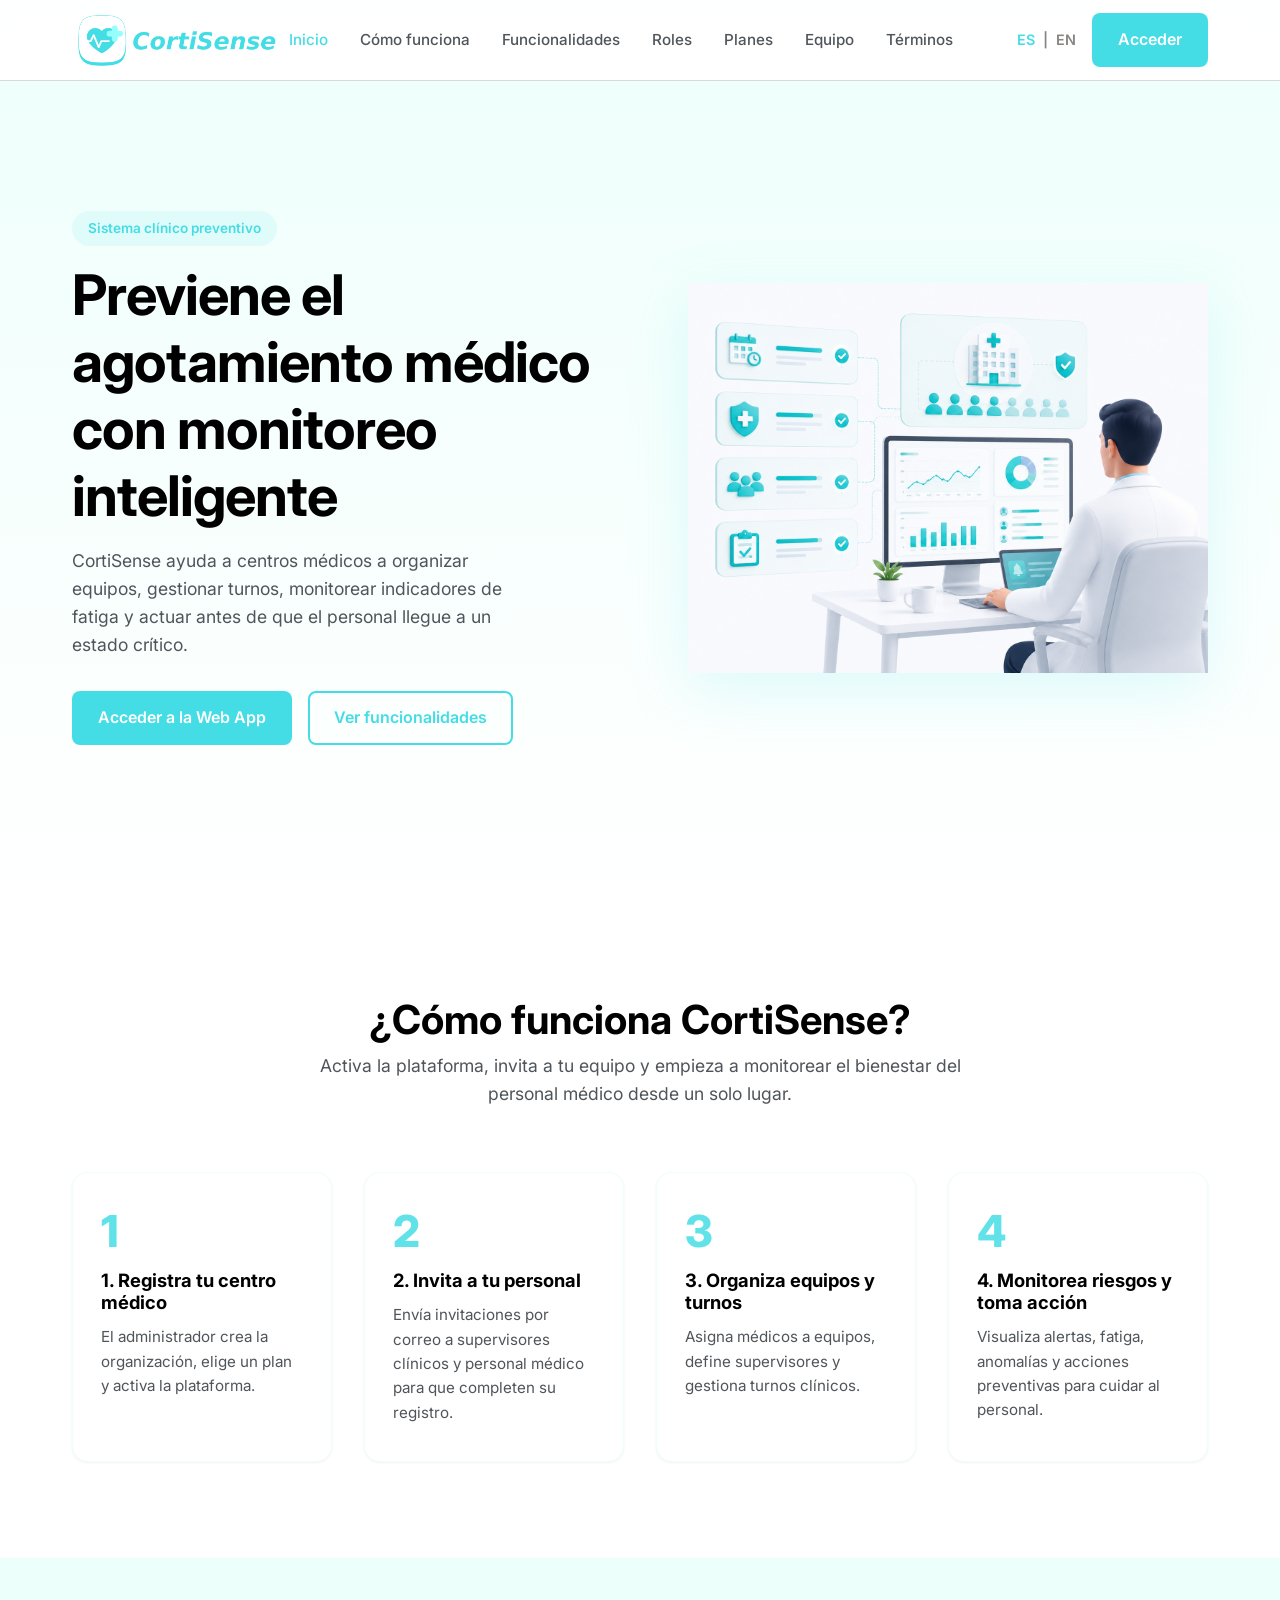
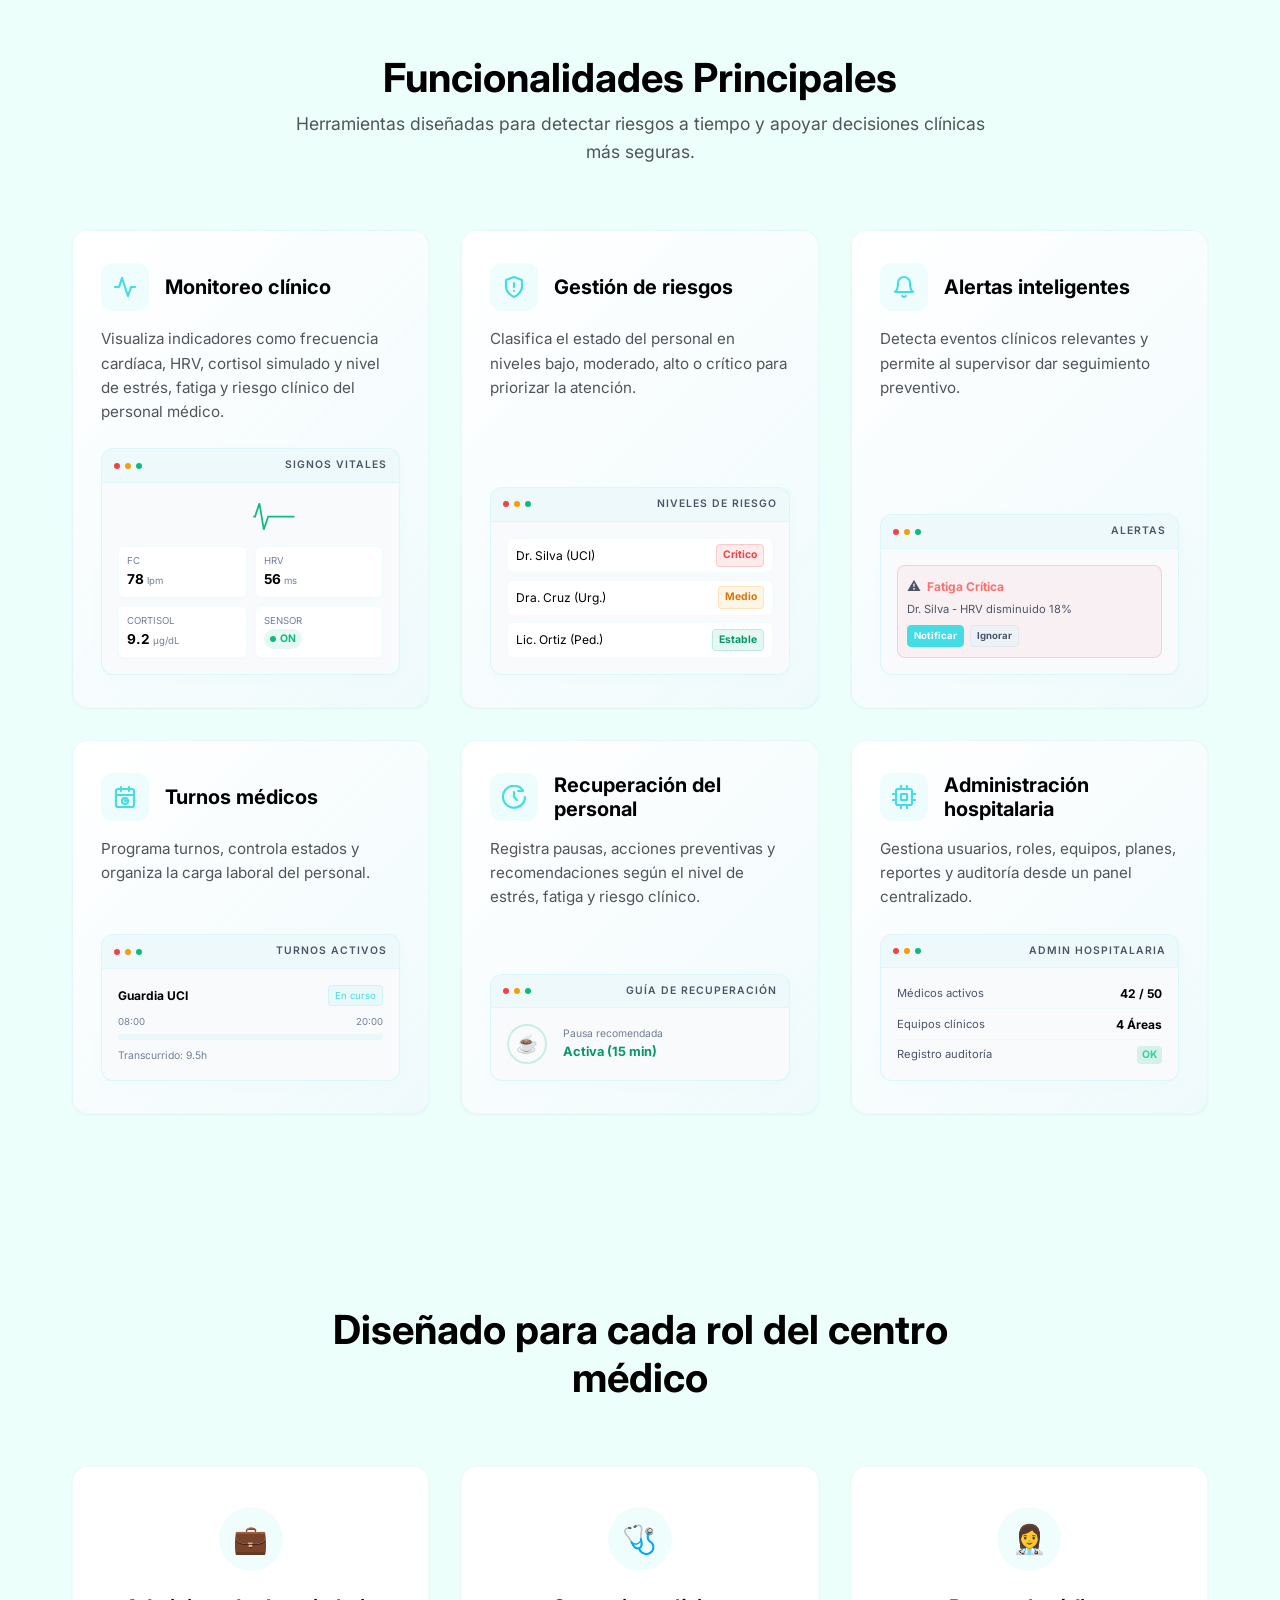
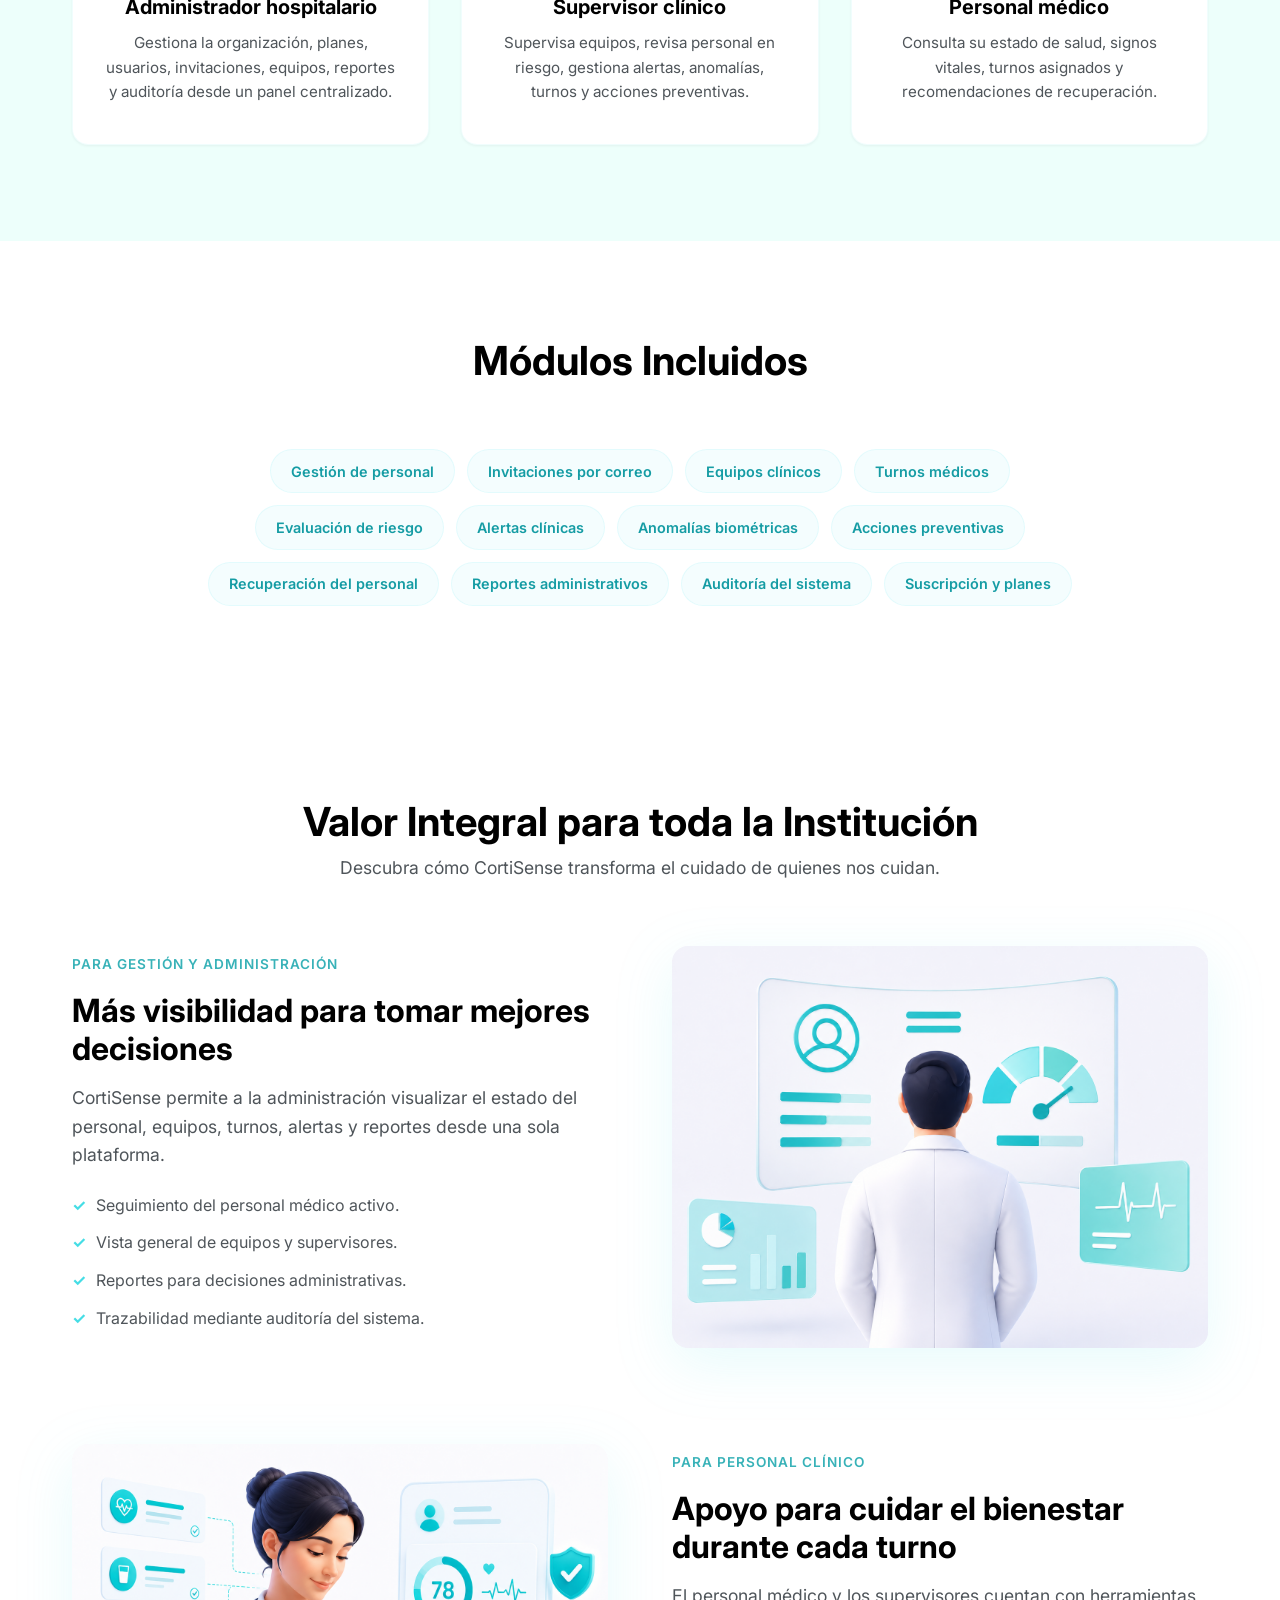
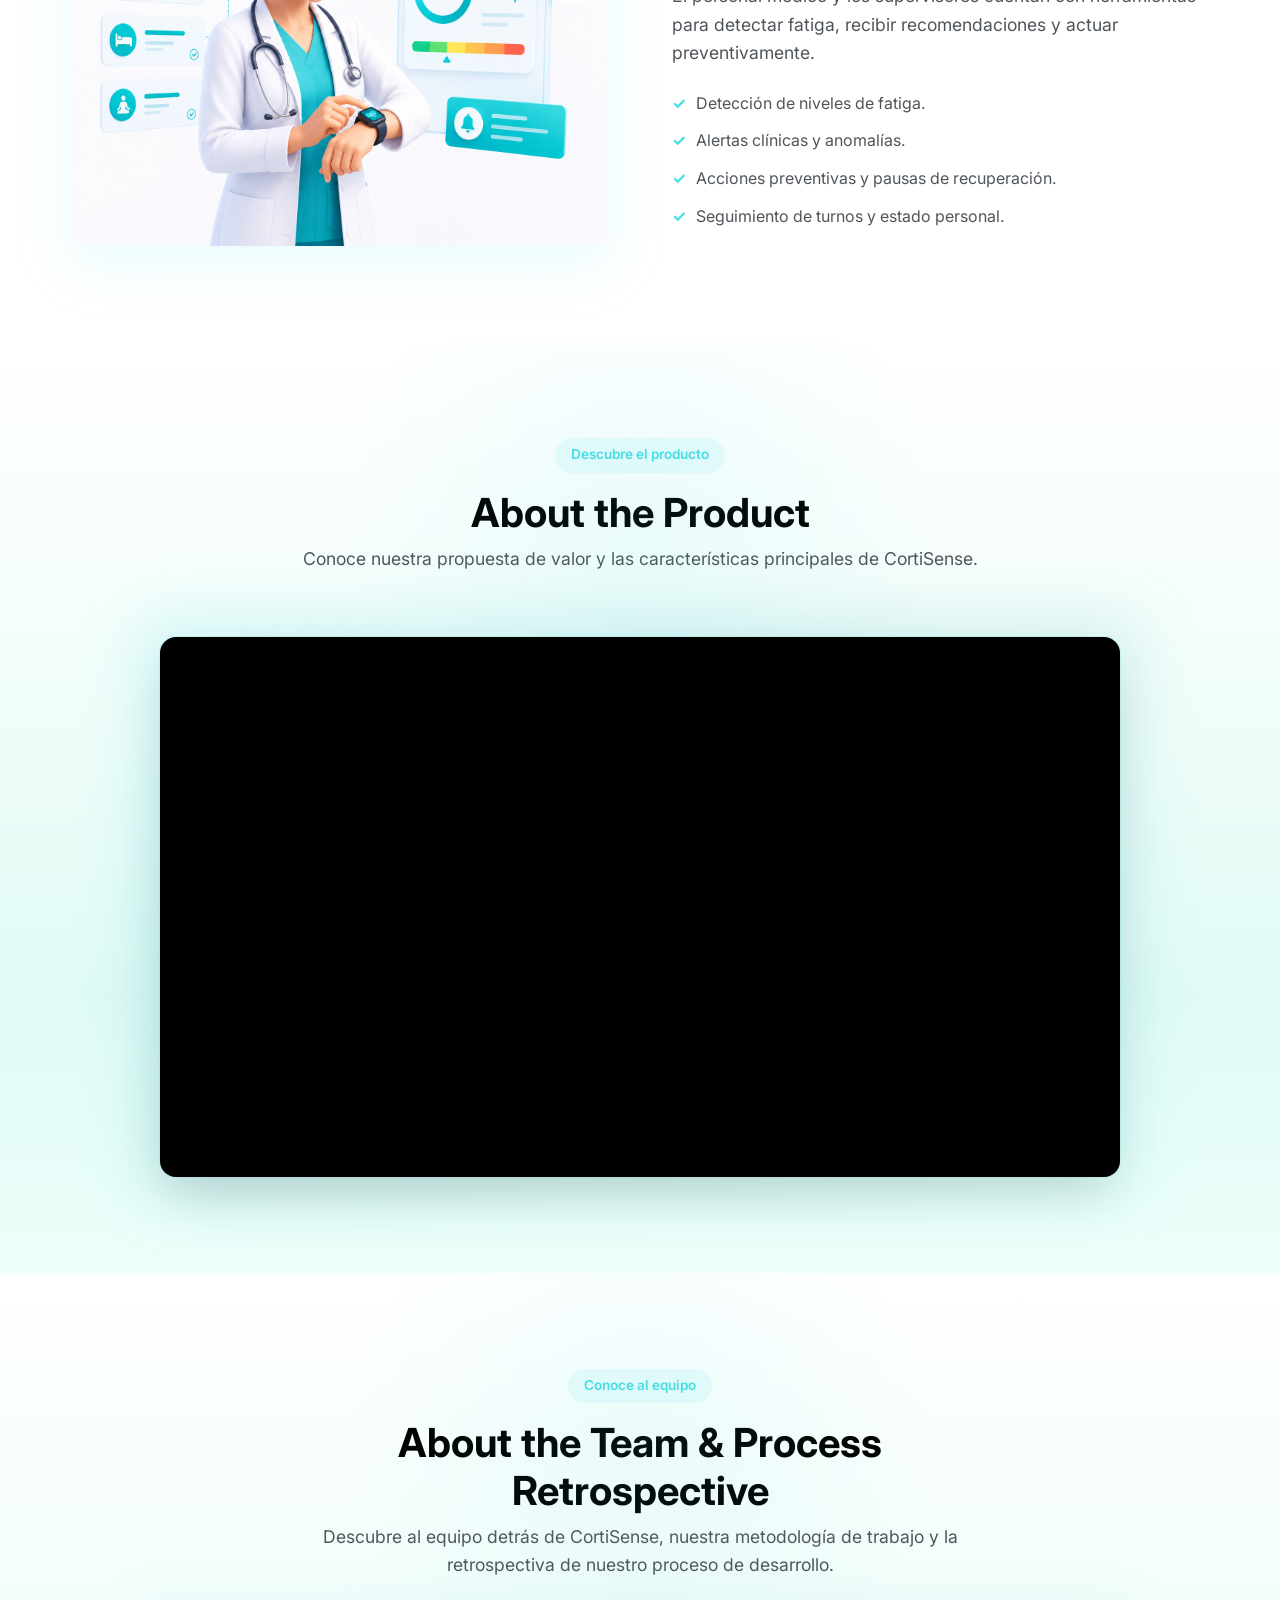
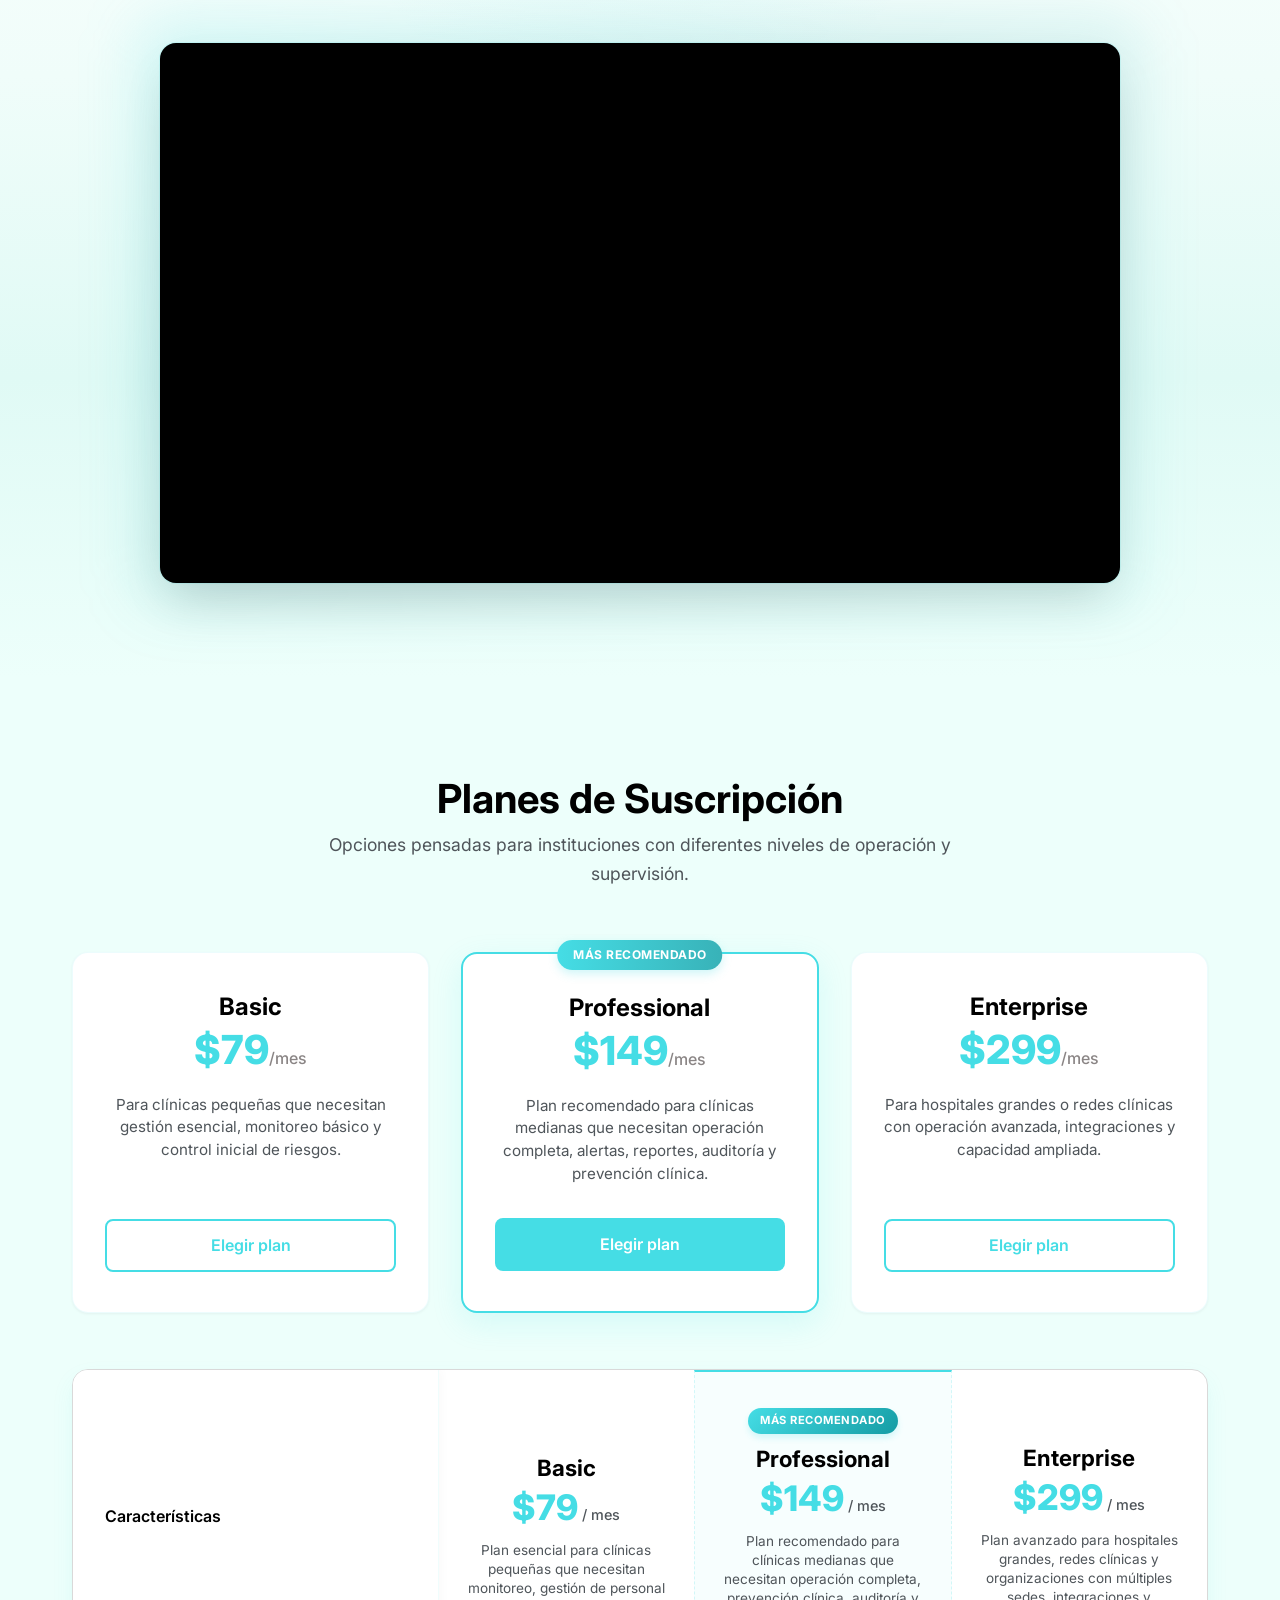
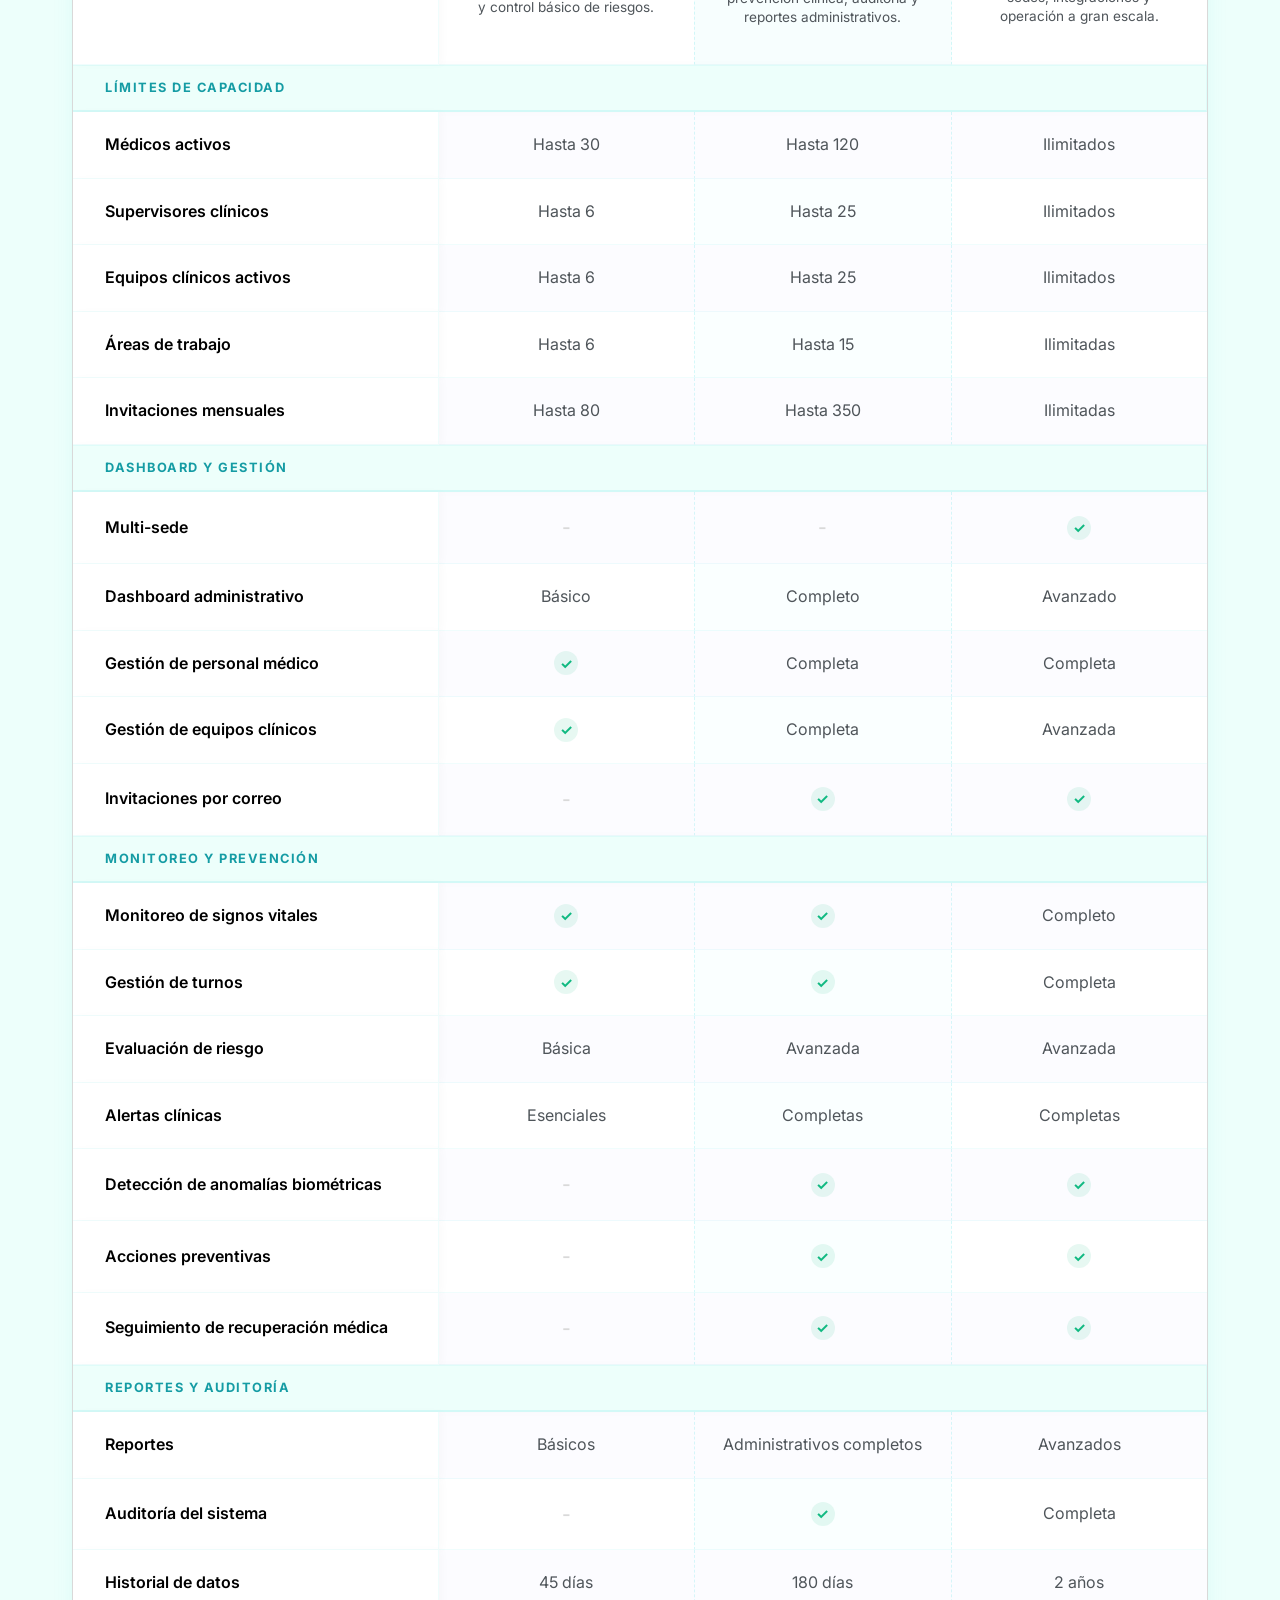
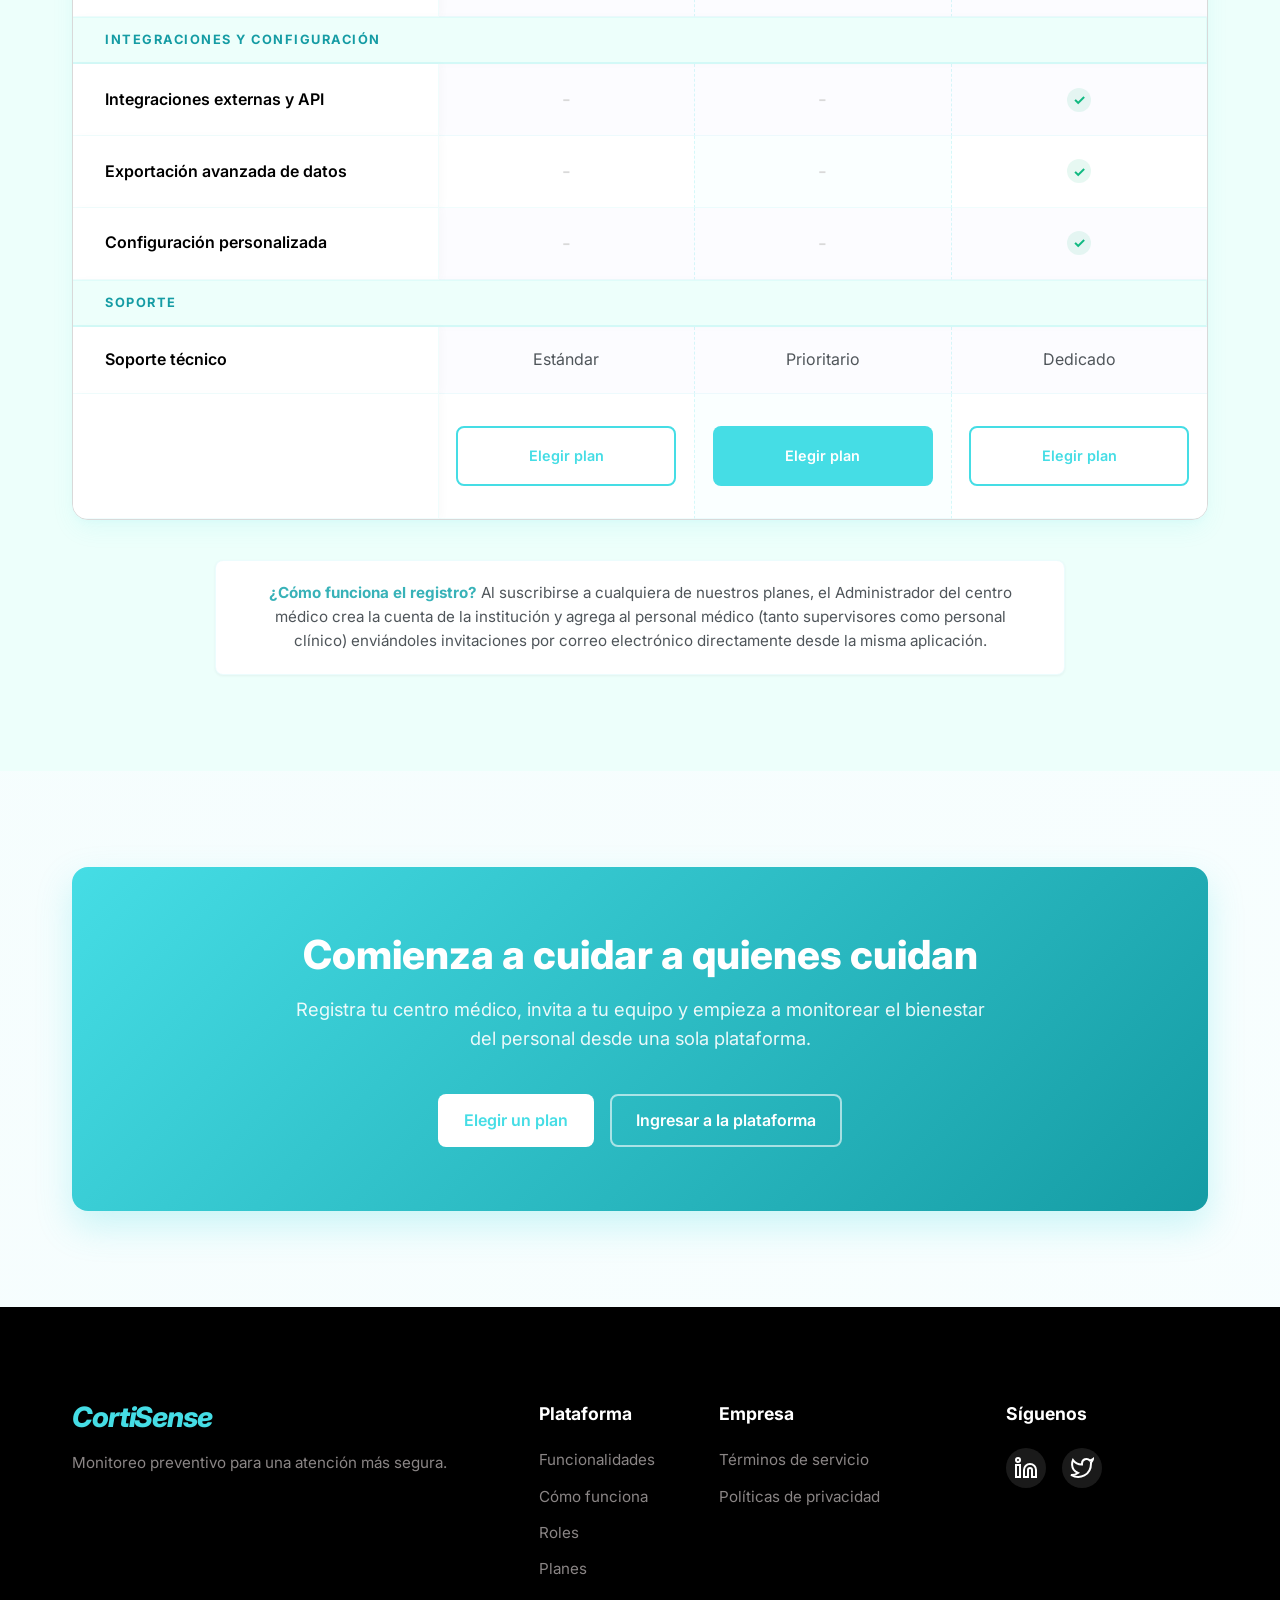
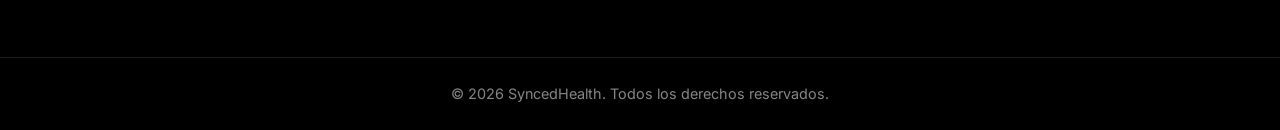
<file: index.html>
<!DOCTYPE html>
<html lang="es">

<head>
    <meta name="author" content="Equipo SyncedHealth">
    <meta name="description"
        content="Plataforma inteligente para el monitoreo, reporte y análisis de la fatiga en clínicas y hospitales. Optimiza la salud laboral y la seguridad del paciente con tecnología avanzada.">
    <meta name="keywords"
        content="fatiga, salud laboral, cortisense, clínica, hospital, prevención, monitoreo, plataforma, turnos, bienestar, personal médico">
    <meta name="copyright" content="Copyright SyncedHealth 2026" />
    <!--link rel="stylesheet" href="./assets/styles/desktop_styles.css"-->
    <!--link rel="stylesheet" href="./assets/styles/mobile_styles.css"-->
    <!--link href="https://fonts.googleapis.com/css2?family=Plus+Jakarta+Sans:wght@400;700&display=swap" rel="stylesheet"-->
    <!--link rel="stylesheet" href="https://cdnjs.cloudflare.com/ajax/libs/font-awesome/6.5.0/css/all.min.css"-->
    <!--script type="module" src="./assets/scripts/main.js" defer></script-->
    <!--title>CortiSense</title-->

    <meta charset="UTF-8">
    <meta name="viewport" content="width=device-width, initial-scale=1.0">
    <title>CortiSense | Monitoreo Inteligente para Atención Segura</title>
    <meta name="description"
        content="Plataforma de SyncedHealth para el monitoreo de estrés, fatiga y riesgo clínico del personal médico, prevención de riesgo clínico y continuidad operacional.">
    <link rel="preconnect" href="https://fonts.googleapis.com">
    <link rel="preconnect" href="https://fonts.gstatic.com" crossorigin>
    <link href="https://fonts.googleapis.com/css2?family=Inter:wght@300;400;500;600;700&display=swap" rel="stylesheet">
    <link rel="stylesheet" href="assets/css/styles.css">
    <link rel="icon" type="image/png" href="assets/images/logo.png">



</head>

<body>
    <!-- Header & Navigation -->
    <header class="header" id="header">
        <div class="container header-container">
            <div class="logo">
                <img src="assets/images/banner.png" alt="CortiSense Logo" class="logo-img">
                <!-- Fallback text si no carga la imagen -->
                <span class="logo-text">CortiSense</span>
            </div>

            <nav class="nav-menu" id="nav-menu">
                <ul class="nav-list">
                    <li><a href="#inicio" class="nav-link active" data-i18n="nav.home">Inicio</a></li>
                    <li><a href="#como-funciona" class="nav-link" data-i18n="nav.how_it_works">Cómo funciona</a></li>
                    <li><a href="#funcionalidades" class="nav-link" data-i18n="nav.features">Funcionalidades</a></li>
                    <li><a href="#roles" class="nav-link" data-i18n="nav.roles">Roles</a></li>
                    <li><a href="#planes" class="nav-link" data-i18n="nav.plans">Planes</a></li>
                    <li><a href="#about-team" class="nav-link" data-i18n="nav.about_team">Equipo</a></li>
                    <li><a href="terms.html" class="nav-link" data-i18n="nav.terms">Términos</a></li>
                </ul>

                <div class="nav-actions">
                    <div class="lang-selector">
                        <span class="lang active">ES</span> <span class="separator">|</span> <span
                            class="lang">EN</span>
                    </div>
                    <!-- TODO: Reemplazar "https://app.tudominio.com/login" por la URL real de tu Web App -->
                    <a href="https://app.cortisense.space/sign-in" rel="noopener noreferrer"
                        class="btn btn-primary btn-login" data-i18n="nav.login">Acceder</a>
                </div>
            </nav>

            <button class="mobile-toggle" id="mobile-toggle" aria-label="Abrir menú">
                <svg width="24" height="24" viewBox="0 0 24 24" fill="none" stroke="currentColor" stroke-width="2"
                    stroke-linecap="round" stroke-linejoin="round">
                    <line x1="3" y1="12" x2="21" y2="12"></line>
                    <line x1="3" y1="6" x2="21" y2="6"></line>
                    <line x1="3" y1="18" x2="21" y2="18"></line>
                </svg>
            </button>
        </div>
    </header>

    <main>
        <!-- Hero Section -->
        <section id="inicio" class="hero">
            <div class="container hero-container">
                <div class="hero-content">
                    <div class="badge" data-i18n="hero.badge">Sistema clínico preventivo</div>
                    <h1 class="hero-title" data-i18n="hero.title">Previene el agotamiento médico con monitoreo
                        inteligente</h1>
                    <p class="hero-subtitle" data-i18n="hero.subtitle">
                        CortiSense ayuda a centros médicos a organizar equipos, gestionar turnos, monitorear indicadores
                        de fatiga y actuar antes de que el personal llegue a un estado crítico.
                    </p>
                    <div class="hero-cta">
                        <a href="#planes" class="btn btn-primary" data-i18n="hero.cta.plans">Ver planes</a>
                        <a href="#funcionalidades" class="btn btn-outline" data-i18n="hero.cta.features">Ver
                            funcionalidades</a>
                    </div>
                </div>

                <img src="assets/images/monitoreo.png" alt="Panel de monitoreo clínico de CortiSense"
                    class="hero-illustration">
            </div>
        </section>

        <!-- How it Works Section -->
        <section id="como-funciona" class="section">
            <div class="container">
                <div class="section-header text-center">
                    <h2 class="section-title" data-i18n="how_it_works.title">¿Cómo funciona CortiSense?</h2>
                    <p class="section-subtitle" data-i18n="how_it_works.subtitle">Activa la plataforma, invita a tu
                        equipo y empieza a monitorear el bienestar del personal médico desde un solo lugar.</p>
                </div>
                <div class="steps-grid">
                    <div class="step-card">
                        <div class="step-num">1</div>
                        <h3 class="step-title" data-i18n="how_it_works.step1.title">Registra tu centro médico</h3>
                        <p class="step-desc" data-i18n="how_it_works.step1.desc">El administrador crea la organización,
                            elige un plan y activa la plataforma.</p>
                    </div>
                    <div class="step-card">
                        <div class="step-num">2</div>
                        <h3 class="step-title" data-i18n="how_it_works.step2.title">Invita a tu personal</h3>
                        <p class="step-desc" data-i18n="how_it_works.step2.desc">Envía invitaciones por correo a
                            supervisores clínicos y personal médico para que completen su registro.</p>
                    </div>
                    <div class="step-card">
                        <div class="step-num">3</div>
                        <h3 class="step-title" data-i18n="how_it_works.step3.title">Organiza equipos y turnos</h3>
                        <p class="step-desc" data-i18n="how_it_works.step3.desc">Asigna médicos a equipos, define
                            supervisores y gestiona turnos clínicos.</p>
                    </div>
                    <div class="step-card">
                        <div class="step-num">4</div>
                        <h3 class="step-title" data-i18n="how_it_works.step4.title">Monitorea riesgos y toma acción</h3>
                        <p class="step-desc" data-i18n="how_it_works.step4.desc">Visualiza alertas, fatiga, anomalías y
                            acciones preventivas para cuidar al personal.</p>
                    </div>
                </div>
            </div>
        </section>

        <!-- Funcionalidades Section -->
        <section id="funcionalidades" class="section bg-light">
            <div class="container">
                <div class="section-header text-center">
                    <h2 class="section-title" data-i18n="features.title">Funcionalidades Principales</h2>
                    <p class="section-subtitle" data-i18n="features.subtitle">Herramientas diseñadas para detectar
                        riesgos a tiempo y apoyar
                        decisiones clínicas más seguras.</p>
                </div>

                <div class="features-grid">
                    <!-- Feature 1: Monitoreo clínico -->
                    <div class="feature-card">
                        <div class="feature-header-inline">
                            <div class="feature-icon">
                                <svg width="24" height="24" viewBox="0 0 24 24" fill="none" stroke="currentColor"
                                    stroke-width="2.2" stroke-linecap="round" stroke-linejoin="round">
                                    <path d="M22 12h-4l-3 9L9 3l-3 9H2"></path>
                                </svg>
                            </div>
                            <h3 class="feature-title" data-i18n="features.f1.title">Monitoreo clínico</h3>
                        </div>
                        <p class="feature-desc" data-i18n="features.f1.desc">Visualiza signos vitales, fatiga, HRV,
                            cortisol y estado del sensor.</p>

                        <!-- Mini-Mockup Interactivo -->
                        <div class="feature-mockup mockup-clinical">
                            <div class="mockup-header-bar">
                                <span class="mockup-dot-red"></span>
                                <span class="mockup-dot-yellow"></span>
                                <span class="mockup-dot-green"></span>
                                <span class="mockup-label" data-i18n="mockup.clinical.title">VITAL SIGNS</span>
                            </div>
                            <div class="mockup-body-content">
                                <div class="ecg-container">
                                    <svg class="ecg-svg" viewBox="0 0 100 40">
                                        <path class="ecg-path"
                                            d="M 0,20 L 20,20 L 25,20 L 30,5 L 35,35 L 40,20 L 45,20 L 50,20 L 55,20 L 60,5 L 65,35 L 70,20 L 75,20 L 80,20 L 85,20 L 100,20" />
                                    </svg>
                                </div>
                                <div class="metrics-grid">
                                    <div class="metric-box">
                                        <span class="metric-lbl" data-i18n="mockup.clinical.hr.lbl">FC</span>
                                        <span class="metric-val text-pulse">78 <small>lpm</small></span>
                                    </div>
                                    <div class="metric-box">
                                        <span class="metric-lbl" data-i18n="mockup.clinical.hrv.lbl">HRV</span>
                                        <span class="metric-val">56 <small>ms</small></span>
                                    </div>
                                    <div class="metric-box">
                                        <span class="metric-lbl"
                                            data-i18n="mockup.clinical.cortisol.lbl">Cortisol</span>
                                        <span class="metric-val">9.2 <small>μg/dL</small></span>
                                    </div>
                                    <div class="metric-box">
                                        <span class="metric-lbl" data-i18n="mockup.clinical.sensor.lbl">Sensor</span>
                                        <span class="sensor-pill connected"><span class="pulse-dot"></span><span
                                                data-i18n="mockup.clinical.sensor.status">ON</span></span>
                                    </div>
                                </div>
                            </div>
                        </div>
                    </div>

                    <!-- Feature 2: Gestión de riesgos -->
                    <div class="feature-card">
                        <div class="feature-header-inline">
                            <div class="feature-icon">
                                <svg width="24" height="24" viewBox="0 0 24 24" fill="none" stroke="currentColor"
                                    stroke-width="2.2" stroke-linecap="round" stroke-linejoin="round">
                                    <path d="M12 22s8-4 8-10V5l-8-3-8 3v7c0 6 8 10 8 10z"></path>
                                    <path d="M12 8v4"></path>
                                    <path d="M12 16h.01"></path>
                                </svg>
                            </div>
                            <h3 class="feature-title" data-i18n="features.f2.title">Gestión de riesgos</h3>
                        </div>
                        <p class="feature-desc" data-i18n="features.f2.desc">Clasifica al personal por nivel de riesgo y
                            prioriza casos críticos.</p>

                        <!-- Mini-Mockup Interactivo -->
                        <div class="feature-mockup mockup-risk">
                            <div class="mockup-header-bar">
                                <span class="mockup-dot-red"></span>
                                <span class="mockup-dot-yellow"></span>
                                <span class="mockup-dot-green"></span>
                                <span class="mockup-label" data-i18n="mockup.risk.title">RISK LEVELS</span>
                            </div>
                            <div class="mockup-body-content">
                                <div class="risk-list">
                                    <div class="risk-row">
                                        <span class="risk-name">Dr. Silva (UCI)</span>
                                        <span class="risk-status badge-critical"
                                            data-i18n="mockup.risk.critical">Crítico</span>
                                    </div>
                                    <div class="risk-row">
                                        <span class="risk-name">Dra. Cruz (Urg.)</span>
                                        <span class="risk-status badge-medium"
                                            data-i18n="mockup.risk.medium">Medio</span>
                                    </div>
                                    <div class="risk-row">
                                        <span class="risk-name">Lic. Ortiz (Ped.)</span>
                                        <span class="risk-status badge-stable"
                                            data-i18n="mockup.risk.stable">Estable</span>
                                    </div>
                                </div>
                            </div>
                        </div>
                    </div>

                    <!-- Feature 3: Alertas inteligentes -->
                    <div class="feature-card">
                        <div class="feature-header-inline">
                            <div class="feature-icon">
                                <svg class="bell-icon" width="24" height="24" viewBox="0 0 24 24" fill="none"
                                    stroke="currentColor" stroke-width="2.2" stroke-linecap="round"
                                    stroke-linejoin="round">
                                    <path d="M18 8A6 6 0 0 0 6 8c0 7-3 9-3 9h18s-3-2-3-9"></path>
                                    <path d="M13.73 21a2 2 0 0 1-3.46 0"></path>
                                </svg>
                            </div>
                            <h3 class="feature-title" data-i18n="features.f3.title">Alertas inteligentes</h3>
                        </div>
                        <p class="feature-desc" data-i18n="features.f3.desc">Detecta anomalías biométricas y genera
                            alertas para supervisores.</p>

                        <!-- Mini-Mockup Interactivo -->
                        <div class="feature-mockup mockup-alerts">
                            <div class="mockup-header-bar">
                                <span class="mockup-dot-red"></span>
                                <span class="mockup-dot-yellow"></span>
                                <span class="mockup-dot-green"></span>
                                <span class="mockup-label" data-i18n="mockup.alerts.title_bar">ALERTS</span>
                            </div>
                            <div class="mockup-body-content">
                                <div class="alert-box">
                                    <div class="alert-box-header">
                                        <span class="alert-warning-icon">⚠️</span>
                                        <span class="alert-box-title" data-i18n="mockup.alerts.title">Fatiga
                                            Crítica</span>
                                    </div>
                                    <p class="alert-box-desc" data-i18n="mockup.alerts.desc">Dr. Silva - HRV disminuido
                                        18%</p>
                                    <div class="alert-box-actions">
                                        <span class="alert-btn btn-notify"
                                            data-i18n="mockup.alerts.btn.notify">Notificar</span>
                                        <span class="alert-btn btn-dismiss"
                                            data-i18n="mockup.alerts.btn.dismiss">Ignorar</span>
                                    </div>
                                </div>
                            </div>
                        </div>
                    </div>

                    <!-- Feature 4: Turnos médicos -->
                    <div class="feature-card">
                        <div class="feature-header-inline">
                            <div class="feature-icon">
                                <svg width="24" height="24" viewBox="0 0 24 24" fill="none" stroke="currentColor"
                                    stroke-width="2.2" stroke-linecap="round" stroke-linejoin="round">
                                    <rect x="3" y="4" width="18" height="18" rx="2" ry="2"></rect>
                                    <line x1="16" y1="2" x2="16" y2="6"></line>
                                    <line x1="8" y1="2" x2="8" y2="6"></line>
                                    <line x1="3" y1="10" x2="21" y2="10"></line>
                                    <circle cx="12" cy="16" r="3"></circle>
                                    <polyline points="12 15 12 16 13 16"></polyline>
                                </svg>
                            </div>
                            <h3 class="feature-title" data-i18n="features.f4.title">Turnos médicos</h3>
                        </div>
                        <p class="feature-desc" data-i18n="features.f4.desc">Organiza jornadas, asigna turnos y registra
                            inicio y fin de actividades.</p>

                        <!-- Mini-Mockup Interactivo -->
                        <div class="feature-mockup mockup-shifts">
                            <div class="mockup-header-bar">
                                <span class="mockup-dot-red"></span>
                                <span class="mockup-dot-yellow"></span>
                                <span class="mockup-dot-green"></span>
                                <span class="mockup-label" data-i18n="mockup.shifts.title_bar">ACTIVE SHIFTS</span>
                            </div>
                            <div class="mockup-body-content">
                                <div class="shift-info">
                                    <div class="shift-meta">
                                        <span class="shift-role" data-i18n="mockup.shifts.title">Guardia UCI</span>
                                        <span class="shift-badge-active" data-i18n="mockup.shifts.status">En
                                            curso</span>
                                    </div>
                                    <div class="shift-progress-wrapper">
                                        <div class="shift-times">
                                            <span>08:00</span>
                                            <span>20:00</span>
                                        </div>
                                        <div class="shift-progress-bar">
                                            <div class="shift-progress-fill"></div>
                                        </div>
                                    </div>
                                    <div class="shift-footer-stats">
                                        <span data-i18n="mockup.shifts.worked">Transcurrido: 9.5h</span>
                                    </div>
                                </div>
                            </div>
                        </div>
                    </div>

                    <!-- Feature 5: Recuperación del personal -->
                    <div class="feature-card">
                        <div class="feature-header-inline">
                            <div class="feature-icon">
                                <svg width="24" height="24" viewBox="0 0 24 24" fill="none" stroke="currentColor"
                                    stroke-width="2.2" stroke-linecap="round" stroke-linejoin="round">
                                    <path d="M23 12a11 11 0 1 1-2.2-6.9L21 6h-5"></path>
                                    <path d="M12 7v5l3 3"></path>
                                </svg>
                            </div>
                            <h3 class="feature-title" data-i18n="features.f5.title">Recuperación del personal</h3>
                        </div>
                        <p class="feature-desc" data-i18n="features.f5.desc">Asigna pausas, evaluaciones médicas y
                            acciones preventivas.</p>

                        <!-- Mini-Mockup Interactivo -->
                        <div class="feature-mockup mockup-recovery">
                            <div class="mockup-header-bar">
                                <span class="mockup-dot-red"></span>
                                <span class="mockup-dot-yellow"></span>
                                <span class="mockup-dot-green"></span>
                                <span class="mockup-label" data-i18n="mockup.recovery.title_bar">RECOVERY GUIDE</span>
                            </div>
                            <div class="mockup-body-content">
                                <div class="recovery-content">
                                    <div class="breath-container">
                                        <div class="breath-ring"></div>
                                        <span class="breath-icon">☕</span>
                                    </div>
                                    <div class="recovery-text">
                                        <span class="recovery-sugg" data-i18n="mockup.recovery.suggested">Pausa
                                            recomendada</span>
                                        <span class="recovery-action" data-i18n="mockup.recovery.active_break">Activa
                                            (15 min)</span>
                                    </div>
                                </div>
                            </div>
                        </div>
                    </div>

                    <!-- Feature 6: Administración hospitalaria -->
                    <div class="feature-card">
                        <div class="feature-header-inline">
                            <div class="feature-icon">
                                <svg width="24" height="24" viewBox="0 0 24 24" fill="none" stroke="currentColor"
                                    stroke-width="2.2" stroke-linecap="round" stroke-linejoin="round">
                                    <rect x="4" y="4" width="16" height="16" rx="2" ry="2"></rect>
                                    <rect x="9" y="9" width="6" height="6"></rect>
                                    <line x1="9" y1="1" x2="9" y2="4"></line>
                                    <line x1="15" y1="1" x2="15" y2="4"></line>
                                    <line x1="9" y1="20" x2="9" y2="23"></line>
                                    <line x1="15" y1="20" x2="15" y2="23"></line>
                                    <line x1="20" y1="9" x2="23" y2="9"></line>
                                    <line x1="20" y1="15" x2="23" y2="15"></line>
                                    <line x1="1" y1="9" x2="4" y2="9"></line>
                                    <line x1="1" y1="15" x2="4" y2="15"></line>
                                </svg>
                            </div>
                            <h3 class="feature-title" data-i18n="features.f6.title">Administración hospitalaria</h3>
                        </div>
                        <p class="feature-desc" data-i18n="features.f6.desc">Gestiona usuarios, equipos, suscripciones,
                            reportes y auditoría.</p>

                        <!-- Mini-Mockup Interactivo -->
                        <div class="feature-mockup mockup-admin">
                            <div class="mockup-header-bar">
                                <span class="mockup-dot-red"></span>
                                <span class="mockup-dot-yellow"></span>
                                <span class="mockup-dot-green"></span>
                                <span class="mockup-label" data-i18n="mockup.admin.title_bar">HOSPITAL ADMIN</span>
                            </div>
                            <div class="mockup-body-content">
                                <div class="admin-grid">
                                    <div class="admin-stat-row">
                                        <span class="admin-stat-lbl" data-i18n="mockup.admin.doctors">Médicos
                                            activos</span>
                                        <span class="admin-stat-val">42 / 50</span>
                                    </div>
                                    <div class="admin-stat-row">
                                        <span class="admin-stat-lbl" data-i18n="mockup.admin.teams">Equipos
                                            clínicos</span>
                                        <span class="admin-stat-val">4 Áreas</span>
                                    </div>
                                    <div class="admin-stat-row">
                                        <span class="admin-stat-lbl" data-i18n="mockup.admin.audit">Registro
                                            auditoría</span>
                                        <span class="admin-stat-val badge-ok">OK</span>
                                    </div>
                                </div>
                            </div>
                        </div>
                    </div>
                </div>
            </div>
        </section>

        <!-- Roles Section -->
        <section id="roles" class="section bg-light">
            <div class="container">
                <div class="section-header text-center">
                    <h2 class="section-title" data-i18n="roles.title">Diseñado para cada rol del centro médico</h2>
                </div>
                <div class="roles-grid">
                    <div class="role-card">
                        <div class="role-icon-container">
                            <span class="role-icon">💼</span>
                        </div>
                        <h3 class="role-title" data-i18n="roles.admin.title">Administrador hospitalario</h3>
                        <p class="role-desc" data-i18n="roles.admin.desc">Gestiona la organización, planes, usuarios,
                            invitaciones, equipos, reportes y auditoría desde un panel centralizado.</p>
                    </div>
                    <div class="role-card">
                        <div class="role-icon-container">
                            <span class="role-icon">🩺</span>
                        </div>
                        <h3 class="role-title" data-i18n="roles.supervisor.title">Supervisor clínico</h3>
                        <p class="role-desc" data-i18n="roles.supervisor.desc">Supervisa equipos, revisa personal en
                            riesgo, gestiona alertas, anomalías, turnos y acciones preventivas.</p>
                    </div>
                    <div class="role-card">
                        <div class="role-icon-container">
                            <span class="role-icon">👩‍⚕️</span>
                        </div>
                        <h3 class="role-title" data-i18n="roles.doctor.title">Personal médico</h3>
                        <p class="role-desc" data-i18n="roles.doctor.desc">Consulta su estado de salud, signos vitales,
                            turnos asignados y recomendaciones de recuperación.</p>
                    </div>
                </div>
            </div>
        </section>

        <!-- Modules Section -->
        <section class="section">
            <div class="container">
                <div class="section-header text-center">
                    <h2 class="section-title" data-i18n="modules.title">Módulos Incluidos</h2>
                </div>
                <div class="modules-container">
                    <div class="module-chip" data-i18n="modules.m1">Gestión de personal</div>
                    <div class="module-chip" data-i18n="modules.m2">Invitaciones por correo</div>
                    <div class="module-chip" data-i18n="modules.m3">Equipos clínicos</div>
                    <div class="module-chip" data-i18n="modules.m4">Turnos médicos</div>
                    <div class="module-chip" data-i18n="modules.m5">Evaluación de riesgo</div>
                    <div class="module-chip" data-i18n="modules.m6">Alertas clínicas</div>
                    <div class="module-chip" data-i18n="modules.m7">Anomalías biométricas</div>
                    <div class="module-chip" data-i18n="modules.m8">Acciones preventivas</div>
                    <div class="module-chip" data-i18n="modules.m9">Recuperación del personal</div>
                    <div class="module-chip" data-i18n="modules.m10">Reportes administrativos</div>
                    <div class="module-chip" data-i18n="modules.m11">Auditoría del sistema</div>
                    <div class="module-chip" data-i18n="modules.m12">Suscripción y planes</div>
                </div>
            </div>
        </section>

        <!-- Beneficios Section -->
        <section id="beneficios" class="section">
            <div class="container">
                <div class="section-header text-center">
                    <h2 class="section-title" data-i18n="benefits.title">Valor Integral para toda la Institución</h2>
                    <p class="section-subtitle" data-i18n="benefits.subtitle">Descubra cómo CortiSense transforma el
                        cuidado de quienes nos cuidan.
                    </p>
                </div>

                <div class="benefits-wrapper">
                    <!-- Beneficios Gestión -->
                    <div class="benefit-block image-right">
                        <div class="benefit-content">
                            <span class="benefit-tag" data-i18n="benefits.b1.tag">Para Gestión y Administración</span>
                            <h3 class="benefit-title" data-i18n="benefits.b1.title">Más visibilidad para tomar mejores
                                decisiones</h3>
                            <p class="benefit-desc" data-i18n="benefits.b1.desc">CortiSense ayuda a supervisores y
                                responsables clínicos a
                                identificar personal en riesgo, anticipar problemas operativos y actuar con información
                                clara y oportuna.</p>
                            <ul class="benefit-list">
                                <li data-i18n="benefits.b1.l1"><strong>Asignación más segura:</strong> Ajuste turnos y
                                    priorice descansos según
                                    señales de fatiga.</li>
                                <li data-i18n="benefits.b1.l2"><strong>Prevención de riesgos:</strong> Reduzca la
                                    probabilidad de eventos adversos
                                    asociados al agotamiento.</li>
                                <li data-i18n="benefits.b1.l3"><strong>Continuidad operativa:</strong> Mantenga una
                                    mejor cobertura del personal
                                    sin improvisar decisiones.</li>
                                <li data-i18n="benefits.b1.l4"><strong>Mayor trazabilidad</strong> Registre alertas y
                                    acciones para mejorar la
                                    supervisión institucional.</li>
                            </ul>
                        </div>

                        <img src="assets/images/gestion_administracion.png"
                            alt="Panel de gestión y administración institucional" class="benefit-image">

                    </div>

                    <!-- Beneficios Clínico -->
                    <div class="benefit-block image-left">

                        <img src="assets/images/personal_clinico.png" alt="Personal clínico usando monitoreo preventivo"
                            class="benefit-image">
                        <div class="benefit-content">
                            <span class="benefit-tag" data-i18n="benefits.b2.tag">Para Personal Clínico</span>
                            <h3 class="benefit-title" data-i18n="benefits.b2.title">Apoyo para cuidar su bienestar
                                durante cada turno</h3>
                            <p class="benefit-desc" data-i18n="benefits.b2.desc">CortiSense ayuda al personal médico a
                                reconocer señales de fatiga,
                                recibir recomendaciones preventivas y trabajar con mayor seguridad en jornadas
                                exigentes.</p>
                            <ul class="benefit-list">
                                <li data-i18n="benefits.b2.l1"><strong>Detección temprana:</strong> Identifique señales
                                    de agotamiento antes de que
                                    afecten su desempeño.</li>
                                <li data-i18n="benefits.b2.l2"><strong>Recomendaciones preventivas:</strong> Reciba
                                    apoyo para tomar descansos
                                    oportunos.</li>
                                <li data-i18n="benefits.b2.l3"><strong>Mayor tranquilidad:</strong> Trabaje con la
                                    confianza de contar con
                                    monitoreo y seguimiento.</li>
                                <li data-i18n="benefits.b2.l4"><strong>Bienestar visible:</strong> Consulte su estado
                                    general y comprenda mejor su
                                    nivel de riesgo.</li>
                            </ul>
                        </div>
                    </div>
                </div>
            </div>
        </section>

        <!-- About The Product Video Section -->
        <section id="about-product" class="section video-showcase-section">
            <div class="container">
                <div class="section-header text-center">
                    <div class="badge" data-i18n="product_video.badge">Descubre el producto</div>
                    <h2 class="section-title" data-i18n="product_video.title">About the Product</h2>
                    <p class="section-subtitle" data-i18n="product_video.subtitle">Conoce nuestra propuesta de valor y las características principales de CortiSense.</p>
                </div>
                <div class="video-container">
                    <div class="video-glow"></div>
                    <div class="video-wrapper" style="position: relative; padding-bottom: 56.25%; height: 0; overflow: hidden; border-radius: var(--radius-lg);">
                        <!-- YouTube iframe -->
                        <iframe style="position: absolute; top: 0; left: 0; width: 100%; height: 100%; border: 0;" 
                            src="https://www.youtube.com/embed/lVqgoP4dnoI" 
                            title="About the Product Video" 
                            allow="accelerometer; autoplay; clipboard-write; encrypted-media; gyroscope; picture-in-picture; web-share" 
                            referrerpolicy="strict-origin-when-cross-origin"
                            allowfullscreen>
                        </iframe>
                    </div>
                </div>
            </div>
        </section>

        <!-- About The Team Video Section -->
        <section id="about-team" class="section video-showcase-section">
            <div class="container">
                <div class="section-header text-center">
                    <div class="badge" data-i18n="video.badge">Conoce al equipo</div>
                    <h2 class="section-title" data-i18n="video.title">About the Team & Process Retrospective</h2>
                    <p class="section-subtitle" data-i18n="video.subtitle">Descubre al equipo detrás de CortiSense, nuestra metodología de trabajo y la retrospectiva de nuestro proceso de desarrollo.</p>
                </div>
                <div class="video-container">
                    <div class="video-glow"></div>
                    <div class="video-wrapper" style="position: relative; padding-bottom: 56.25%; height: 0; overflow: hidden; border-radius: var(--radius-lg);">
                        <!-- YouTube iframe -->
                        <iframe style="position: absolute; top: 0; left: 0; width: 100%; height: 100%; border: 0;" 
                            src="https://www.youtube.com/embed/1YffoI9XVJ0" 
                            title="About the Team Video" 
                            allow="accelerometer; autoplay; clipboard-write; encrypted-media; gyroscope; picture-in-picture; web-share" 
                            referrerpolicy="strict-origin-when-cross-origin"
                            allowfullscreen>
                        </iframe>
                    </div>
                </div>
            </div>
        </section>

        <!-- Planes Section -->
        <section id="planes" class="section bg-light">
            <div class="container">
                <div class="section-header text-center">
                    <h2 class="section-title" data-i18n="plans.title">Planes de Suscripción</h2>
                    <p class="section-subtitle" data-i18n="plans.subtitle">Opciones pensadas para instituciones con
                        diferentes niveles de operación
                        y supervisión.
                    </p>
                </div>

                <div class="planes-cards-grid">
                    <!-- Basic Card -->
                    <div class="plan-summary-card">
                        <div class="plan-card-header">
                            <h3 class="plan-card-name" data-i18n="plans.basic.name">Basic</h3>
                            <div class="plan-card-price">$79<span class="plan-card-period">/mes</span></div>
                        </div>
                        <p class="plan-card-desc" data-i18n="plans.basic.summary">Para clínicas pequeñas que necesitan
                            gestión esencial, monitoreo básico y control inicial de riesgos.</p>
                        <a href="https://app.cortisense.space/register-organization/basic"
                            class="btn btn-outline btn-block plan-card-btn" data-i18n="plans.cta.basic">Elegir plan</a>
                    </div>

                    <!-- Pro Card (Recomendado) -->
                    <div class="plan-summary-card recommended">
                        <div class="plan-badge-recommended" data-i18n="plans.popular.badge">Más recomendado</div>
                        <div class="plan-card-header">
                            <h3 class="plan-card-name" data-i18n="plans.pro.name">Professional</h3>
                            <div class="plan-card-price">$149<span class="plan-card-period">/mes</span></div>
                        </div>
                        <p class="plan-card-desc" data-i18n="plans.pro.summary">Plan recomendado para clínicas medianas
                            que necesitan operación completa, alertas, reportes, auditoría y prevención clínica.</p>
                        <a href="https://app.cortisense.space/register-organization/professional"
                            class="btn btn-primary btn-block plan-card-btn" data-i18n="plans.cta.pro">Elegir plan</a>
                    </div>

                    <!-- Enterprise Card -->
                    <div class="plan-summary-card">
                        <div class="plan-card-header">
                            <h3 class="plan-card-name" data-i18n="plans.ent.name">Enterprise</h3>
                            <div class="plan-card-price">$299<span class="plan-card-period">/mes</span></div>
                        </div>
                        <p class="plan-card-desc" data-i18n="plans.ent.summary">Para hospitales grandes o redes clínicas
                            con operación avanzada, integraciones y capacidad ampliada.</p>
                        <a href="https://app.cortisense.space/register-organization/enterprise"
                            class="btn btn-outline btn-block plan-card-btn" data-i18n="plans.cta.ent">Elegir plan</a>
                    </div>
                </div>

                <div class="table-responsive">
                    <table class="comparison-table">
                        <thead>
                            <tr>
                                <th data-i18n="table.header.features">Características</th>
                                <th>
                                    <div class="table-plan-header">
                                        <div class="popular-badge-table"
                                            style="visibility: hidden; margin-bottom: 0.25rem; pointer-events: none;">
                                            &nbsp;</div>
                                        <h3 class="plan-name" data-i18n="plans.basic.name">Basic</h3>
                                        <div class="plan-price">$79<span class="plan-period"> / mes</span></div>
                                        <p class="plan-desc-short" data-i18n="plans.basic.desc">Plan esencial para
                                            clínicas pequeñas que necesitan monitoreo, gestión de personal y control
                                            básico de riesgos.</p>
                                    </div>
                                </th>
                                <th class="popular-col">
                                    <div class="table-plan-header">
                                        <div class="popular-badge-table" data-i18n="plans.popular.badge">Más recomendado
                                        </div>
                                        <h3 class="plan-name" data-i18n="plans.pro.name">Professional</h3>
                                        <div class="plan-price">$149<span class="plan-period"> / mes</span></div>
                                        <p class="plan-desc-short" data-i18n="plans.pro.desc">Plan recomendado para
                                            clínicas medianas que necesitan operación completa, prevención clínica,
                                            auditoría y reportes administrativos.</p>
                                    </div>
                                </th>
                                <th>
                                    <div class="table-plan-header">
                                        <div class="popular-badge-table"
                                            style="visibility: hidden; margin-bottom: 0.25rem; pointer-events: none;">
                                            &nbsp;</div>
                                        <h3 class="plan-name" data-i18n="plans.ent.name">Enterprise</h3>
                                        <div class="plan-price">$299<span class="plan-period"> / mes</span></div>
                                        <p class="plan-desc-short" data-i18n="plans.ent.desc">Plan avanzado para
                                            hospitales grandes, redes clínicas y organizaciones con múltiples sedes,
                                            integraciones y operación a gran escala.</p>
                                    </div>
                                </th>
                            </tr>
                        </thead>
                        <tbody>
                            <!-- CATEGORY: Capacidad -->
                            <tr class="category-row">
                                <td colspan="4" data-i18n="table.cat.capacity">Límites de Capacidad</td>
                            </tr>
                            <tr>
                                <td data-i18n="table.feat.active_doctors">Médicos activos</td>
                                <td data-i18n="table.val.basic_docs">Hasta 30</td>
                                <td class="popular-col" data-i18n="table.val.pro_docs">Hasta 120</td>
                                <td data-i18n="table.val.unlimited">Ilimitados</td>
                            </tr>
                            <tr>
                                <td data-i18n="table.feat.clinical_supervisors">Supervisores clínicos</td>
                                <td data-i18n="table.val.basic_supers">Hasta 6</td>
                                <td class="popular-col" data-i18n="table.val.pro_supers">Hasta 25</td>
                                <td data-i18n="table.val.unlimited">Ilimitados</td>
                            </tr>
                            <tr>
                                <td data-i18n="table.feat.clinical_teams">Equipos clínicos activos</td>
                                <td data-i18n="table.val.basic_teams">Hasta 6</td>
                                <td class="popular-col" data-i18n="table.val.pro_teams">Hasta 25</td>
                                <td data-i18n="table.val.unlimited">Ilimitados</td>
                            </tr>
                            <tr>
                                <td data-i18n="table.feat.work_areas">Áreas de trabajo</td>
                                <td data-i18n="table.val.basic_areas">Hasta 6</td>
                                <td class="popular-col" data-i18n="table.val.pro_areas">Hasta 15</td>
                                <td data-i18n="table.val.unlimited_f">Ilimitadas</td>
                            </tr>
                            <tr>
                                <td data-i18n="table.feat.monthly_invites">Invitaciones mensuales</td>
                                <td data-i18n="table.val.basic_invites">Hasta 80</td>
                                <td class="popular-col" data-i18n="table.val.pro_invites">Hasta 350</td>
                                <td data-i18n="table.val.unlimited_f">Ilimitadas</td>
                            </tr>

                            <!-- CATEGORY: Dashboard y Gestión -->
                            <tr class="category-row">
                                <td colspan="4" data-i18n="table.cat.dashboard_mgmt">Dashboard y Gestión</td>
                            </tr>
                            <tr>
                                <td data-i18n="table.feat.multisite">Multi-sede</td>
                                <td class="muted-cell">-</td>
                                <td class="popular-col muted-cell">-</td>
                                <td><span class="check-icon">✓</span></td>
                            </tr>
                            <tr>
                                <td data-i18n="table.feat.dashboard">Dashboard administrativo</td>
                                <td data-i18n="table.val.basic_dash">Básico</td>
                                <td class="popular-col" data-i18n="table.val.pro_dash">Completo</td>
                                <td data-i18n="table.val.ent_dash">Avanzado</td>
                            </tr>
                            <tr>
                                <td data-i18n="table.feat.medical_mgmt">Gestión de personal médico</td>
                                <td><span class="check-icon">✓</span></td>
                                <td class="popular-col" data-i18n="table.val.complete">Completa</td>
                                <td data-i18n="table.val.complete">Completa</td>
                            </tr>
                            <tr>
                                <td data-i18n="table.feat.teams_mgmt">Gestión de equipos clínicos</td>
                                <td><span class="check-icon">✓</span></td>
                                <td class="popular-col" data-i18n="table.val.complete">Completa</td>
                                <td data-i18n="table.val.advanced">Avanzada</td>
                            </tr>
                            <tr>
                                <td data-i18n="table.feat.email_invites">Invitaciones por correo</td>
                                <td class="muted-cell">-</td>
                                <td class="popular-col"><span class="check-icon">✓</span></td>
                                <td><span class="check-icon">✓</span></td>
                            </tr>

                            <!-- CATEGORY: Monitoreo y Prevención -->
                            <tr class="category-row">
                                <td colspan="4" data-i18n="table.cat.monitor_prev">Monitoreo y Prevención</td>
                            </tr>
                            <tr>
                                <td data-i18n="table.feat.vitals_monitor">Monitoreo de signos vitales</td>
                                <td><span class="check-icon">✓</span></td>
                                <td class="popular-col"><span class="check-icon">✓</span></td>
                                <td data-i18n="table.val.complete_m">Completo</td>
                            </tr>
                            <tr>
                                <td data-i18n="table.feat.shift_mgmt">Gestión de turnos</td>
                                <td><span class="check-icon">✓</span></td>
                                <td class="popular-col"><span class="check-icon">✓</span></td>
                                <td data-i18n="table.val.complete">Completa</td>
                            </tr>
                            <tr>
                                <td data-i18n="table.feat.risk_evaluation">Evaluación de riesgo</td>
                                <td data-i18n="table.val.basic_f">Básica</td>
                                <td class="popular-col" data-i18n="table.val.advanced">Avanzada</td>
                                <td data-i18n="table.val.advanced">Avanzada</td>
                            </tr>
                            <tr>
                                <td data-i18n="table.feat.alerts">Alertas clínicas</td>
                                <td data-i18n="table.val.essential_f">Esenciales</td>
                                <td class="popular-col" data-i18n="table.val.complete_f">Completas</td>
                                <td data-i18n="table.val.complete_f">Completas</td>
                            </tr>
                            <tr>
                                <td data-i18n="table.feat.anomaly_detection">Detección de anomalías biométricas</td>
                                <td class="muted-cell">-</td>
                                <td class="popular-col"><span class="check-icon">✓</span></td>
                                <td><span class="check-icon">✓</span></td>
                            </tr>
                            <tr>
                                <td data-i18n="table.feat.prev_actions">Acciones preventivas</td>
                                <td class="muted-cell">-</td>
                                <td class="popular-col"><span class="check-icon">✓</span></td>
                                <td><span class="check-icon">✓</span></td>
                            </tr>
                            <tr>
                                <td data-i18n="table.feat.recovery_tracking">Seguimiento de recuperación médica</td>
                                <td class="muted-cell">-</td>
                                <td class="popular-col"><span class="check-icon">✓</span></td>
                                <td><span class="check-icon">✓</span></td>
                            </tr>

                            <!-- CATEGORY: Reportes e Historial -->
                            <tr class="category-row">
                                <td colspan="4" data-i18n="table.cat.reports_history">Reportes y Auditoría</td>
                            </tr>
                            <tr>
                                <td data-i18n="table.feat.reports">Reportes</td>
                                <td data-i18n="table.val.basic_reports">Básicos</td>
                                <td class="popular-col" data-i18n="table.val.pro_reports">Administrativos completos</td>
                                <td data-i18n="table.val.advanced_m">Avanzados</td>
                            </tr>
                            <tr>
                                <td data-i18n="table.feat.audit">Auditoría del sistema</td>
                                <td class="muted-cell">-</td>
                                <td class="popular-col"><span class="check-icon">✓</span></td>
                                <td data-i18n="table.val.complete">Completa</td>
                            </tr>
                            <tr>
                                <td data-i18n="table.feat.history">Historial de datos</td>
                                <td data-i18n="table.val.history_basic">45 días</td>
                                <td class="popular-col" data-i18n="table.val.history_pro">180 días</td>
                                <td data-i18n="table.val.history_ent">2 años</td>
                            </tr>

                            <!-- CATEGORY: Integraciones y Configuración -->
                            <tr class="category-row">
                                <td colspan="4" data-i18n="table.cat.integrations_config">Integraciones y Configuración
                                </td>
                            </tr>
                            <tr>
                                <td data-i18n="table.feat.api_integrations">Integraciones externas y API</td>
                                <td class="muted-cell">-</td>
                                <td class="popular-col muted-cell">-</td>
                                <td><span class="check-icon">✓</span></td>
                            </tr>
                            <tr>
                                <td data-i18n="table.feat.data_export">Exportación avanzada de datos</td>
                                <td class="muted-cell">-</td>
                                <td class="popular-col muted-cell">-</td>
                                <td><span class="check-icon">✓</span></td>
                            </tr>
                            <tr>
                                <td data-i18n="table.feat.custom_config">Configuración personalizada</td>
                                <td class="muted-cell">-</td>
                                <td class="popular-col muted-cell">-</td>
                                <td><span class="check-icon">✓</span></td>
                            </tr>

                            <!-- CATEGORY: Soporte -->
                            <tr class="category-row">
                                <td colspan="4" data-i18n="table.cat.support">Soporte</td>
                            </tr>
                            <tr>
                                <td data-i18n="table.feat.support">Soporte técnico</td>
                                <td data-i18n="table.val.support_basic">Estándar</td>
                                <td class="popular-col" data-i18n="table.val.support_pro">Prioritario</td>
                                <td data-i18n="table.val.support_ent">Dedicado</td>
                            </tr>

                            <!-- Actions Row -->
                            <tr class="action-row">
                                <td></td>
                                <td>
                                    <a href="https://app.cortisense.space/register-organization/basic"
                                        class="btn btn-outline plan-btn" data-i18n="plans.cta.basic">Elegir plan</a>
                                </td>
                                <td class="popular-col">
                                    <a href="https://app.cortisense.space/register-organization/professional"
                                        class="btn btn-primary plan-btn" data-i18n="plans.cta.pro">Elegir plan</a>
                                </td>
                                <td>
                                    <a href="https://app.cortisense.space/register-organization/enterprise"
                                        class="btn btn-outline plan-btn" data-i18n="plans.cta.ent">Elegir plan</a>
                                </td>
                            </tr>
                        </tbody>
                    </table>
                </div>

                <div class="plans-footnote">
                    <p data-i18n="plans.footnote.invitations"><strong>¿Cómo funciona el registro?</strong> Al
                        suscribirse a cualquiera de nuestros planes, el Administrador del centro médico crea la cuenta
                        de la institución y agrega al personal médico (tanto supervisores como personal clínico)
                        enviándoles invitaciones por correo electrónico directamente desde la misma aplicación.</p>
                </div>
            </div>
        </section>

        <!-- Final CTA Section -->
        <section class="section final-cta-section">
            <div class="container">
                <div class="final-cta-card">
                    <h2 class="final-cta-title" data-i18n="cta_final.title">Comienza a cuidar a quienes cuidan</h2>
                    <p class="final-cta-subtitle" data-i18n="cta_final.subtitle">Registra tu centro médico, invita a tu
                        equipo y empieza a monitorear el bienestar del personal desde una sola plataforma.</p>
                    <div class="final-cta-buttons">
                        <a href="#planes" class="btn btn-primary" data-i18n="cta_final.choose_plan">Elegir un plan</a>
                        <a href="https://app.cortisense.space/sign-in" class="btn btn-outline"
                            data-i18n="cta_final.login">Ingresar a la plataforma</a>
                    </div>
                </div>
            </div>
        </section>

        <!-- Footer -->
        <footer class="footer">
            <div class="container footer-container">
                <div class="footer-brand">
                    <span class="footer-logo-text">CortiSense</span>
                    <p class="footer-tagline" data-i18n="footer.tagline">Monitoreo preventivo para una atención más
                        segura.</p>
                </div>

                <div class="footer-links">
                    <div class="link-column">
                        <h4 data-i18n="footer.platform">Plataforma</h4>
                        <a href="#funcionalidades" data-i18n="nav.features">Funcionalidades</a>
                        <a href="#como-funciona" data-i18n="nav.how_it_works">Cómo funciona</a>
                        <a href="#roles" data-i18n="nav.roles">Roles</a>
                        <a href="#planes" data-i18n="nav.planes">Planes</a>
                    </div>
                    <div class="link-column">
                        <h4 data-i18n="footer.company">Empresa</h4>
                        <a href="terms.html" data-i18n="footer.tos">Términos de servicio</a>
                        <a href="#" data-i18n="footer.privacy">Políticas de privacidad</a>
                    </div>
                </div>

                <div class="footer-social">
                    <h4 data-i18n="footer.follow">Síguenos</h4>
                    <div class="social-icons">
                        <a href="#" aria-label="LinkedIn">
                            <svg width="24" height="24" viewBox="0 0 24 24" fill="none" stroke="currentColor"
                                stroke-width="2">
                                <path
                                    d="M16 8a6 6 0 0 1 6 6v7h-4v-7a2 2 0 0 0-2-2 2 2 0 0 0-2 2v7h-4v-7a6 6 0 0 1 6-6z">
                                </path>
                                <rect x="2" y="9" width="4" height="12"></rect>
                                <circle cx="4" cy="4" r="2"></circle>
                            </svg>
                        </a>
                        <a href="#" aria-label="Twitter">
                            <svg width="24" height="24" viewBox="0 0 24 24" fill="none" stroke="currentColor"
                                stroke-width="2">
                                <path
                                    d="M23 3a10.9 10.9 0 0 1-3.14 1.53 4.48 4.48 0 0 0-7.86 3v1A10.66 10.66 0 0 1 3 4s-4 9 5 13a11.64 11.64 0 0 1-7 2c9 5 20 0 20-11.5a4.5 4.5 0 0 0-.08-.83A7.72 7.72 0 0 0 23 3z">
                                </path>
                            </svg>
                        </a>
                    </div>
                </div>
            </div>
            <div class="footer-bottom">
                <div class="container">
                    <p data-i18n="footer.copy">&copy; 2026 SyncedHealth. Todos los derechos reservados.</p>
                </div>
            </div>
        </footer>

        <script src="assets/scripts/main.js"></script>
    </main>
</body>

</html>
</file>
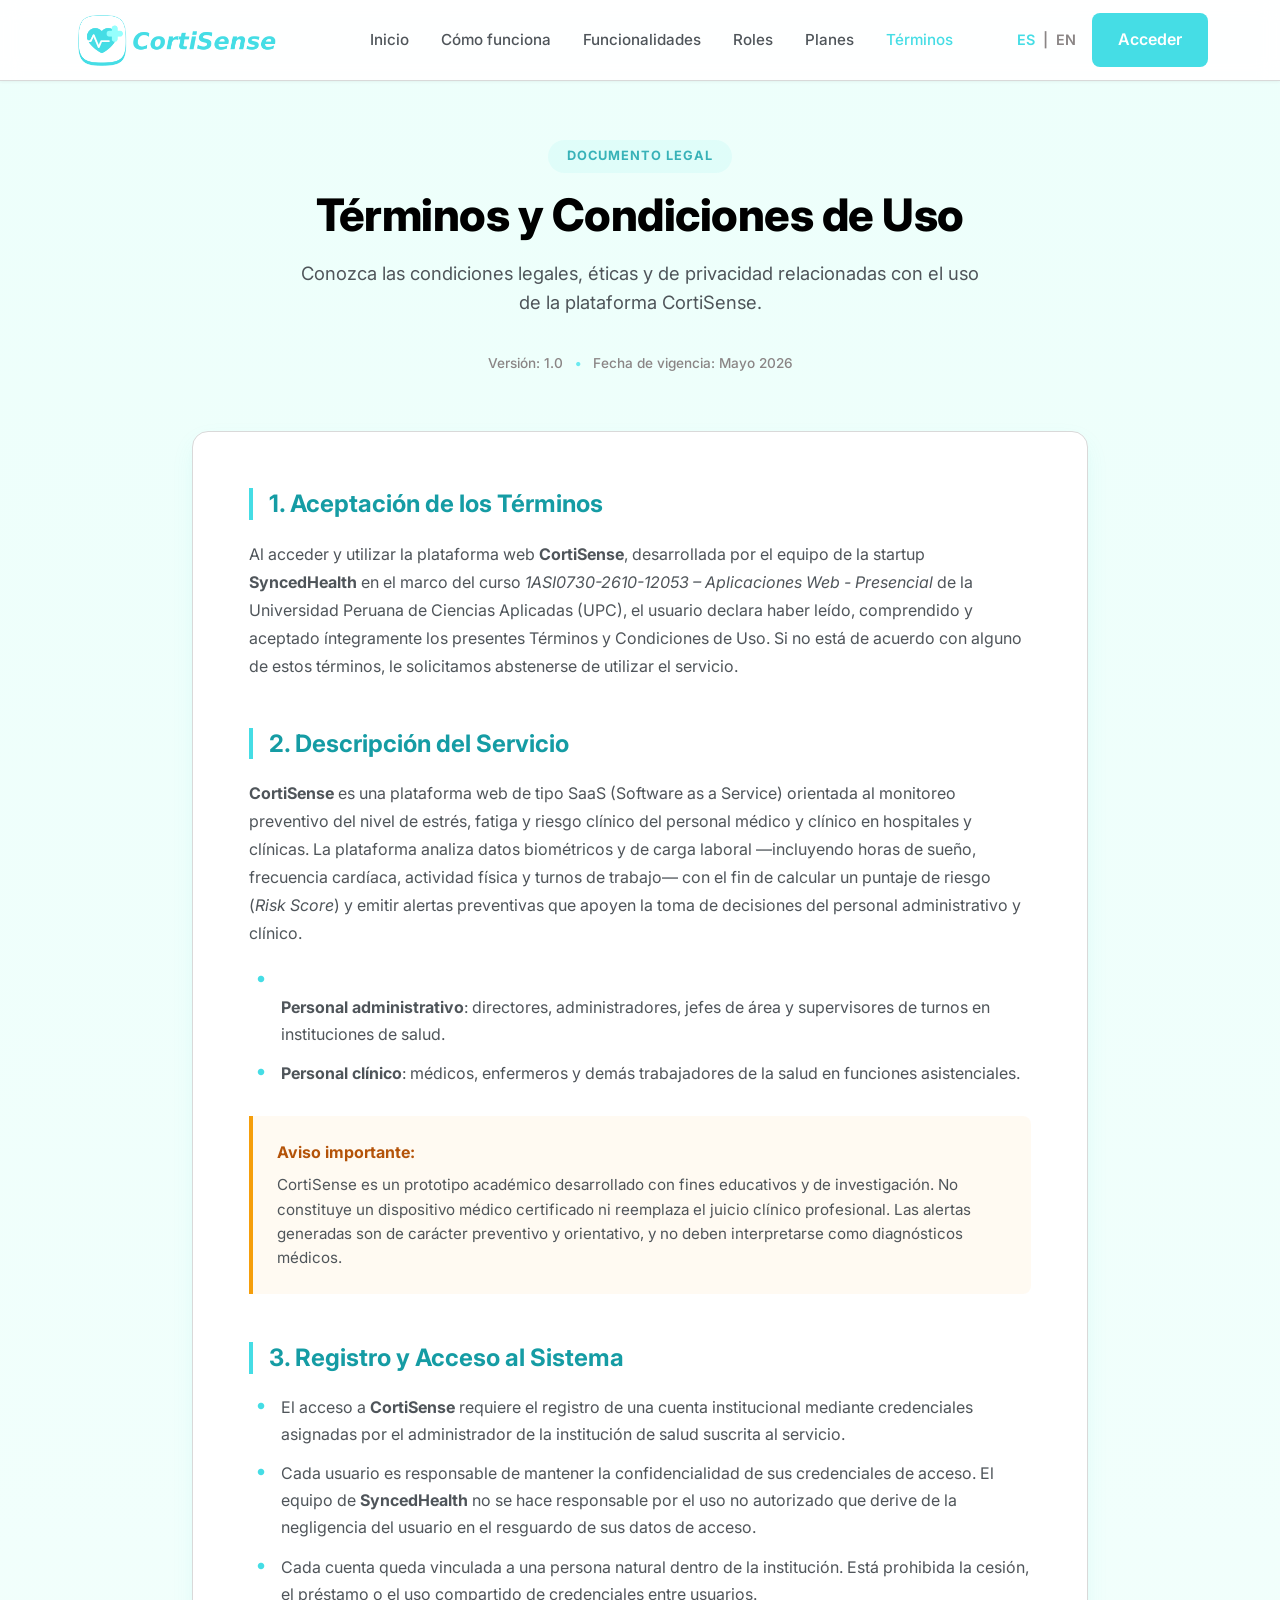
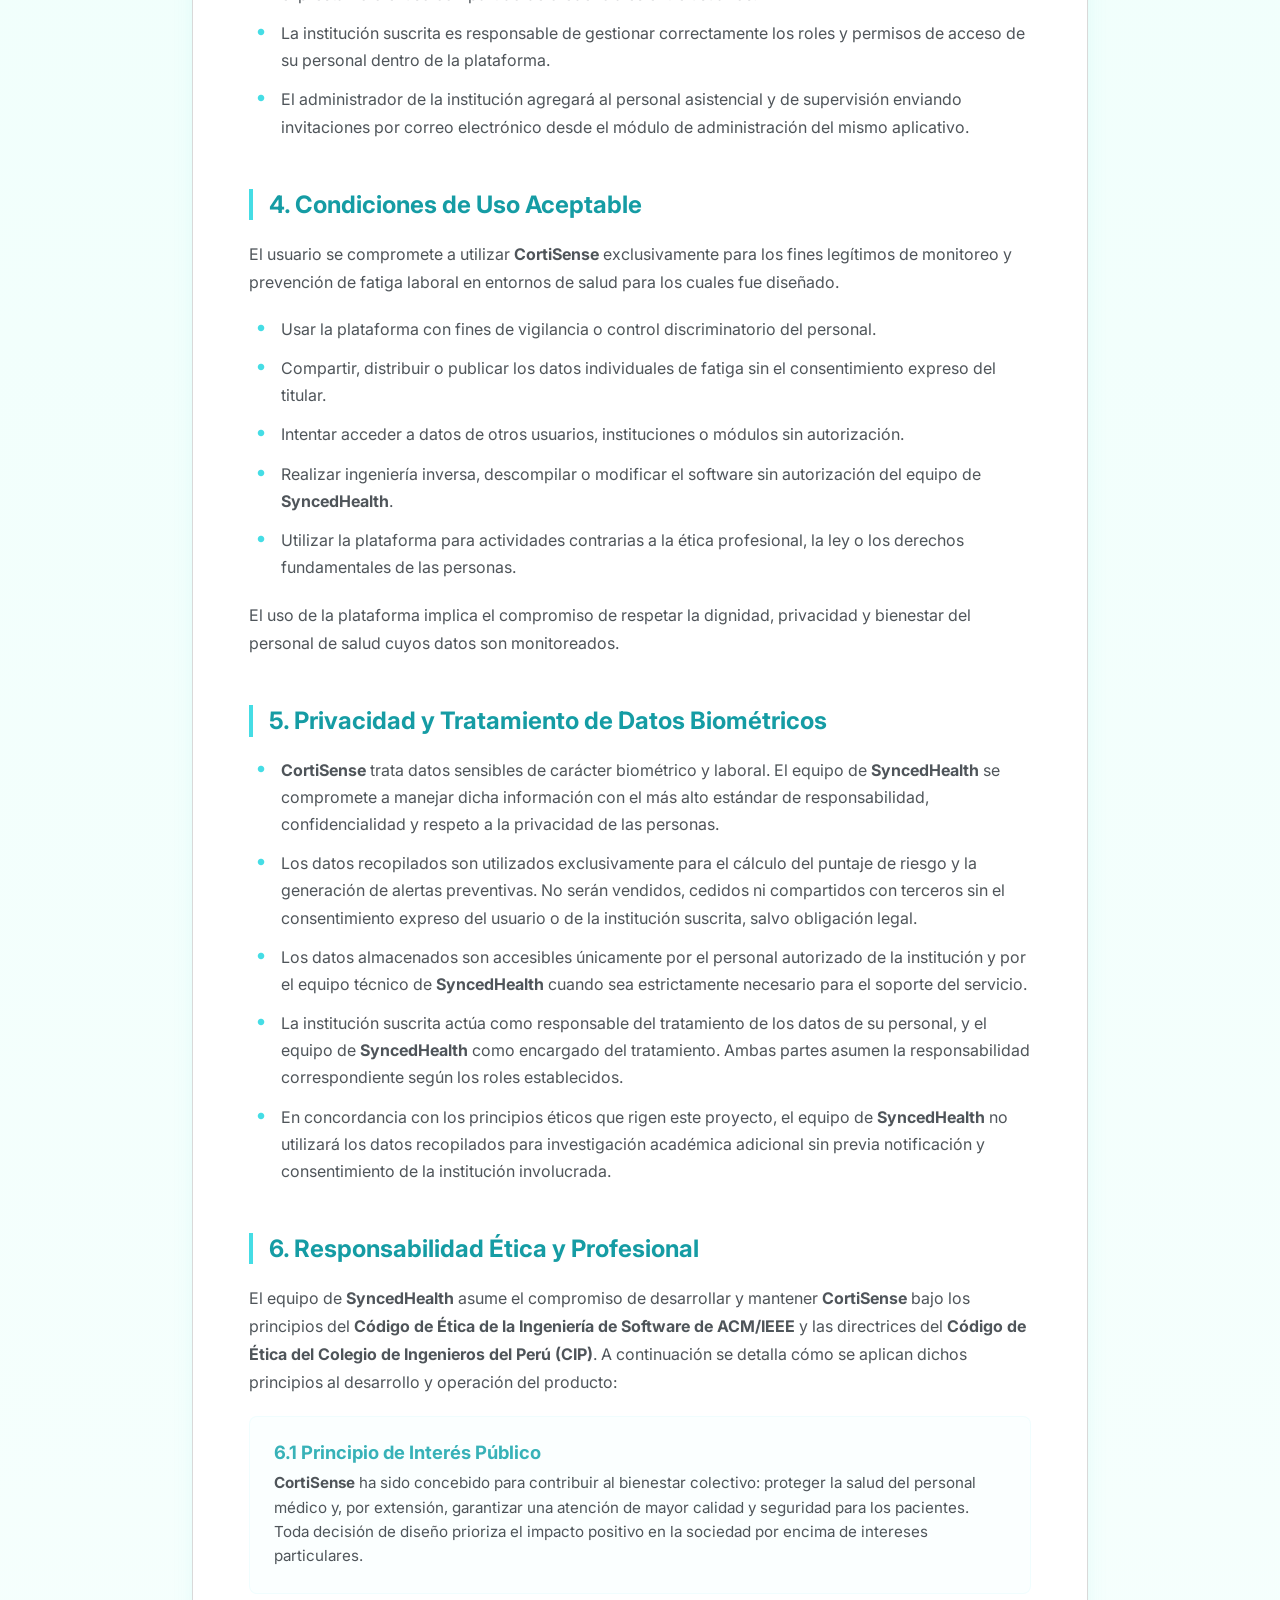
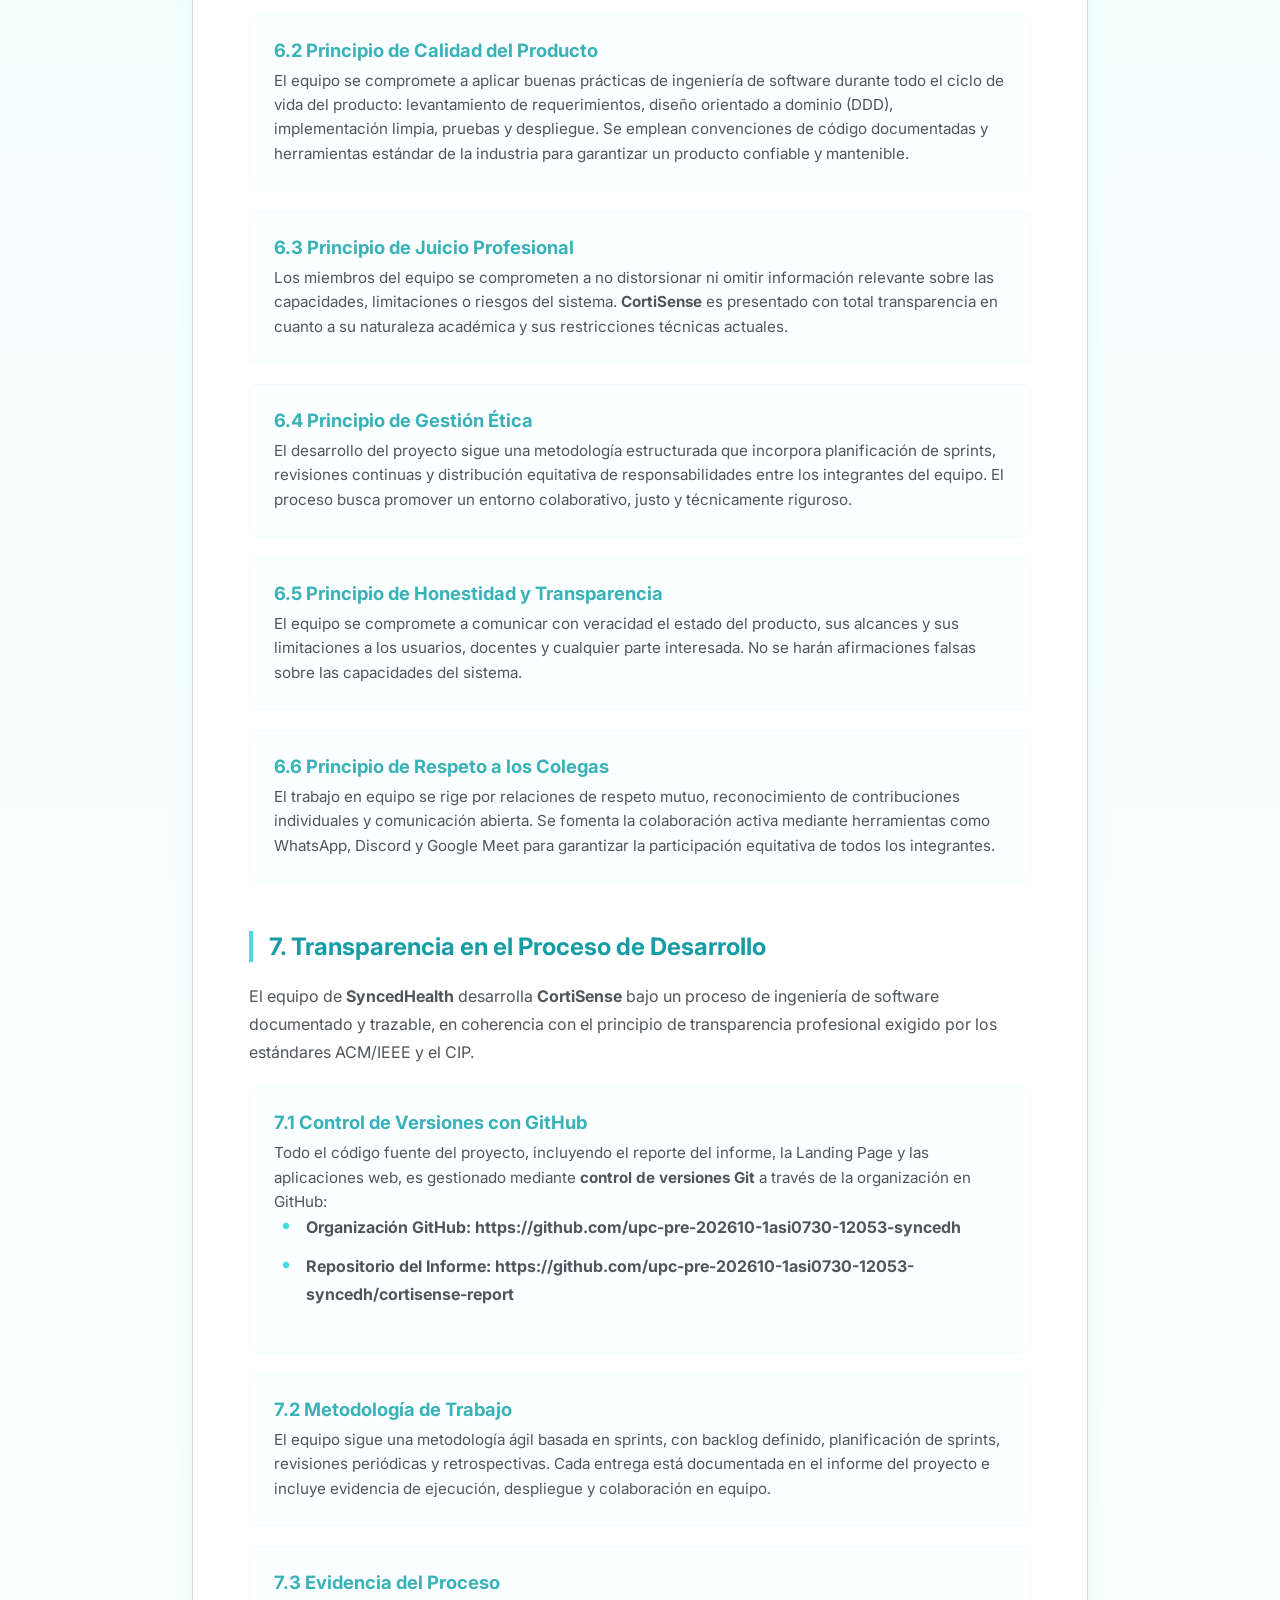
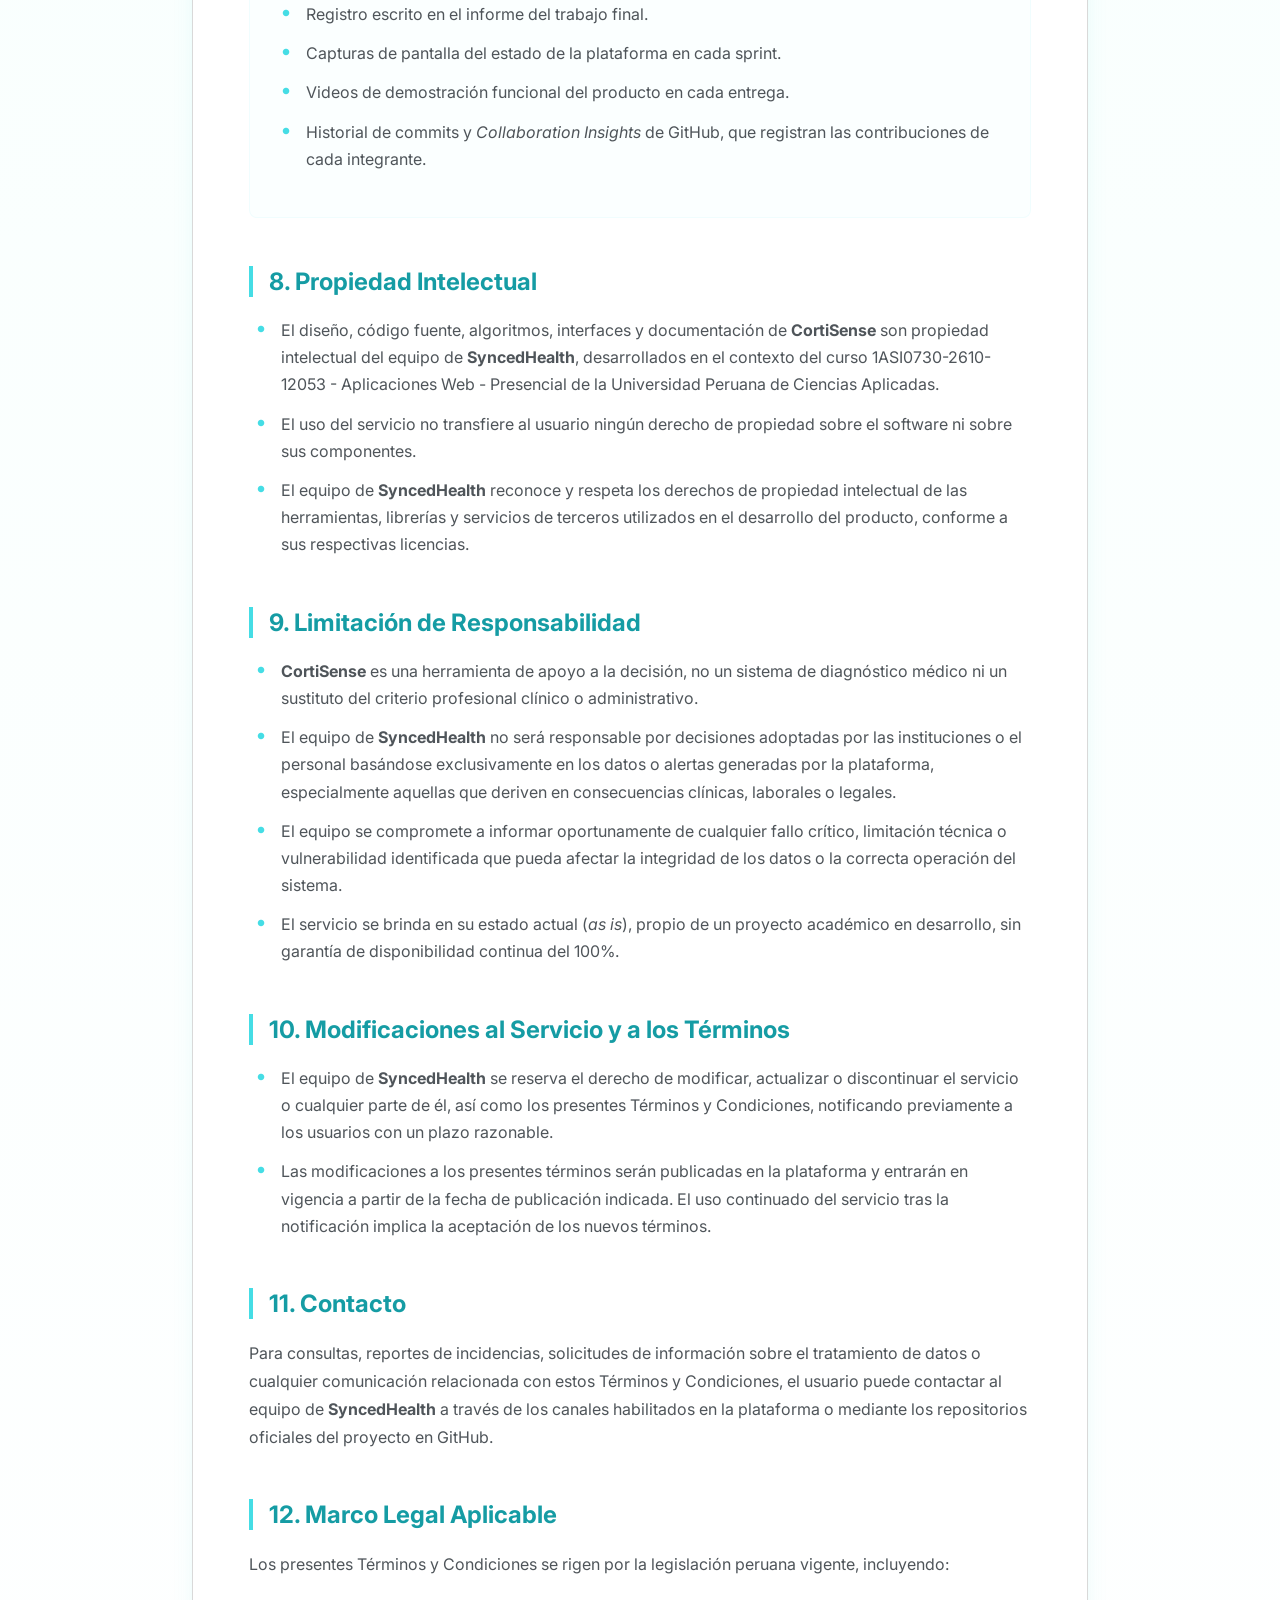
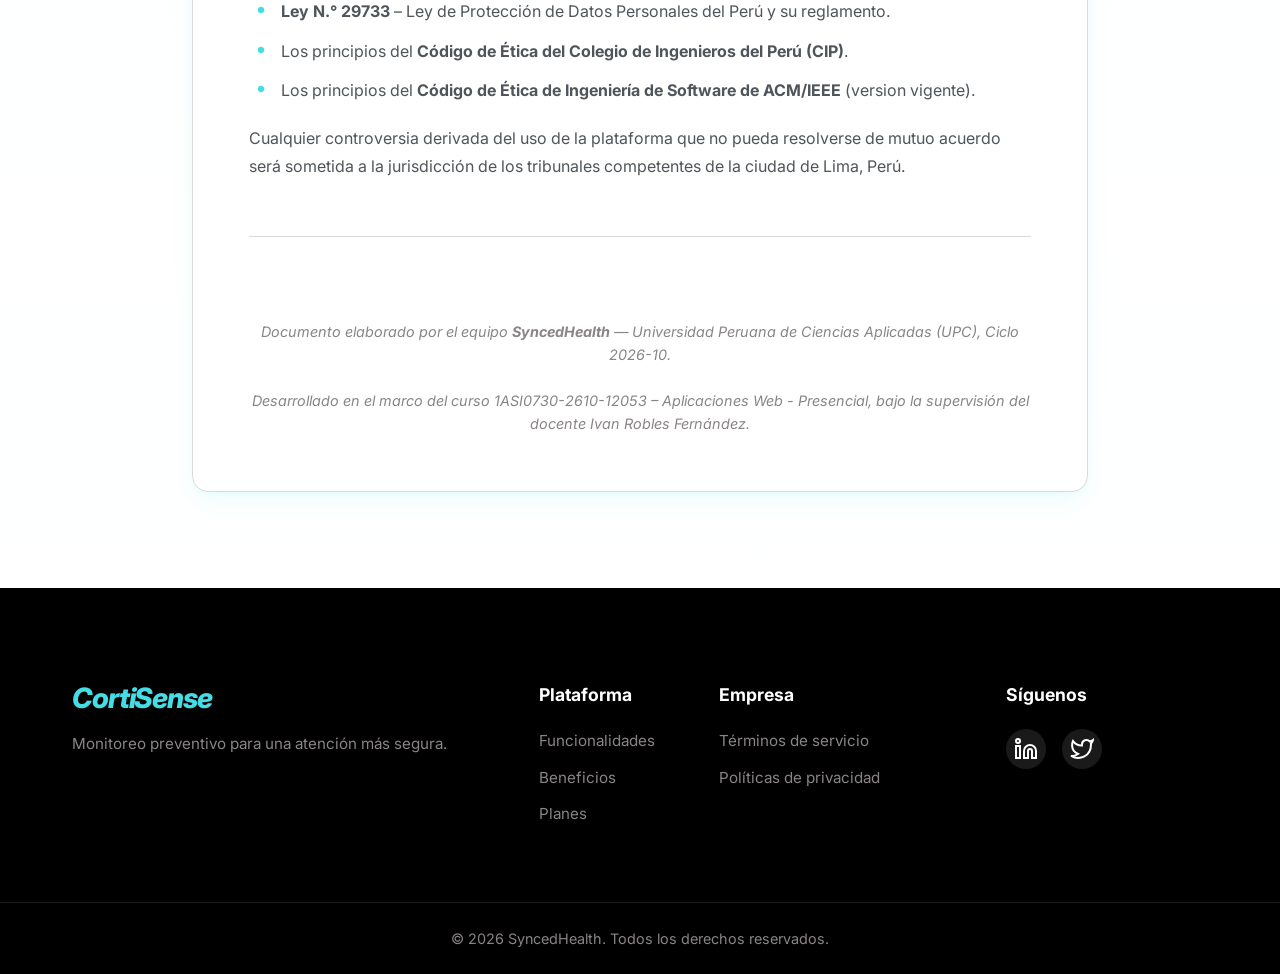
<file: terms.html>
<!DOCTYPE html>
<html lang="en">

<head>
    <meta charset="UTF-8">
    <meta name="viewport" content="width=device-width, initial-scale=1.0">
    <title>CortiSense | Monitoreo Inteligente para Atención Segura</title>
    <meta name="description"
        content="Plataforma de SyncedHealth para el monitoreo de estrés, fatiga y riesgo clínico del personal médico, prevención de riesgo clínico y continuidad operacional.">
    <link rel="preconnect" href="https://fonts.googleapis.com">
    <link rel="preconnect" href="https://fonts.gstatic.com" crossorigin="">
    <link href="https://fonts.googleapis.com/css2?family=Inter:wght@300;400;500;600;700&amp;display=swap"
        rel="stylesheet">
    <link rel="stylesheet" href="assets/css/styles.css">
    <link rel="icon" type="image/png" href="assets/images/logo.png">
</head>

<body>
    <!-- Header & Navigation -->
    <header class="header scrolled" id="header">
        <div class="container header-container">
            <div class="logo">
                <img src="assets/images/banner.png" alt="CortiSense Logo" class="logo-img">
                <!-- Fallback text si no carga la imagen -->
                <span class="logo-text">CortiSense</span>
            </div>

            <nav class="nav-menu" id="nav-menu">
                <ul class="nav-list">
                    <li><a href="index.html#inicio" class="nav-link" data-i18n="nav.home">Inicio</a></li>
                    <li><a href="index.html#como-funciona" class="nav-link" data-i18n="nav.how_it_works">Cómo
                            funciona</a></li>
                    <li><a href="index.html#funcionalidades" class="nav-link"
                            data-i18n="nav.features">Funcionalidades</a></li>
                    <li><a href="index.html#roles" class="nav-link" data-i18n="nav.roles">Roles</a></li>
                    <li><a href="index.html#planes" class="nav-link" data-i18n="nav.plans">Planes</a></li>
                    <li><a href="terms.html" class="nav-link active" aria-current="page"
                            data-i18n="nav.terms">Términos</a></li>
                </ul>

                <div class="nav-actions">
                    <div class="lang-selector">
                        <span class="lang active">ES</span> <span class="separator">|</span> <span
                            class="lang">EN</span>
                    </div>
                    <!-- TODO: Reemplazar "https://app.tudominio.com/login" por la URL real de tu Web App -->
                    <a href="https://app.cortisense.space/sign-in" rel="noopener noreferrer"
                        class="btn btn-primary btn-login" data-i18n="nav.login">Acceder</a>
                </div>
            </nav>

            <button class="mobile-toggle" id="mobile-toggle" aria-label="Abrir menú">
                <svg width="24" height="24" viewBox="0 0 24 24" fill="none" stroke="currentColor" stroke-width="2"
                    stroke-linecap="round" stroke-linejoin="round">
                    <line x1="3" y1="12" x2="21" y2="12"></line>
                    <line x1="3" y1="6" x2="21" y2="6"></line>
                    <line x1="3" y1="18" x2="21" y2="18"></line>
                </svg>
            </button>
        </div>
    </header>
    <main>
        <!-- TERMS HERO SECTION -->
        <section id="terms-page" class="section terms-page-section">
            <div class="container terms-page-container">

                <div class="terms-page-header">
                    <span class="terms-page-badge" data-i18n="termsPage.badge">Documento Legal</span>

                    <h1 class="terms-page-title" data-i18n="termsPage.title">Términos y Condiciones de Uso</h1>

                    <p class="terms-page-subtitle" data-i18n="termsPage.subtitle">Conozca las condiciones legales,
                        éticas y de privacidad relacionadas con el uso de la plataforma CortiSense.</p>

                    <div class="terms-page-meta">
                        <span data-i18n="termsPage.version">Versión: 1.0</span>

                        <span class="dot">•</span>

                        <span data-i18n="termsPage.date">Fecha de vigencia: Mayo 2026</span>
                    </div>
                </div>

                <div class="terms-page-content">

                    <!-- 1 -->
                    <div class="terms-block">
                        <h2 data-i18n="termsPage.s1.title">1. Aceptación de los Términos</h2>

                        <p data-i18n="termsPage.s1.p1">Al acceder y utilizar la plataforma web
                            <strong>CortiSense</strong>, desarrollada por el equipo de la startup
                            <strong>SyncedHealth</strong> en el marco del curso <em>1ASI0730-2610-12053 – Aplicaciones
                                Web - Presencial</em> de la Universidad Peruana de Ciencias Aplicadas (UPC), el usuario
                            declara haber leído, comprendido y aceptado íntegramente los presentes Términos y
                            Condiciones de Uso. Si no está de acuerdo con alguno de estos términos, le solicitamos
                            abstenerse de utilizar el servicio.
                        </p>
                    </div>

                    <!-- 2 -->
                    <div class="terms-block">
                        <h2 data-i18n="termsPage.s2.title">2. Descripción del Servicio</h2>

                        <p data-i18n="termsPage.s2.p1"><strong>CortiSense</strong> es una plataforma web de tipo SaaS
                            (Software as a Service) orientada al monitoreo preventivo del nivel de estrés, fatiga y
                            riesgo clínico del personal médico y clínico en hospitales y clínicas. La plataforma analiza
                            datos biométricos y de carga laboral —incluyendo horas de sueño, frecuencia cardíaca,
                            actividad física y turnos de trabajo— con el fin de calcular un puntaje de riesgo (<em>Risk
                                Score</em>) y emitir alertas preventivas que apoyen la toma de decisiones del personal
                            administrativo y clínico.</p>

                        <ul class="terms-list">
                            <li data-i18n="termsPage.s2.l1"><br><strong>Personal administrativo</strong>: directores,
                                administradores, jefes de área y supervisores de turnos en instituciones de salud.</li>

                            <li data-i18n="termsPage.s2.l2"><strong>Personal clínico</strong>: médicos, enfermeros y
                                demás trabajadores de la salud en funciones asistenciales.</li>
                        </ul>

                        <div class="terms-warning">
                            <strong data-i18n="termsPage.s2.warningTitle">Aviso importante:</strong>

                            <span data-i18n="termsPage.s2.warningText">CortiSense es un prototipo académico desarrollado
                                con fines educativos y de investigación. No constituye un dispositivo médico certificado
                                ni reemplaza el juicio clínico profesional. Las alertas generadas son de carácter
                                preventivo y orientativo, y no deben interpretarse como diagnósticos médicos.</span>
                        </div>
                    </div>

                    <!-- 3 -->
                    <div class="terms-block">
                        <h2 data-i18n="termsPage.s3.title">3. Registro y Acceso al Sistema</h2>

                        <ul class="terms-list">
                            <li data-i18n="termsPage.s3.l1">El acceso a <strong>CortiSense</strong> requiere el registro
                                de una cuenta institucional mediante credenciales asignadas por el administrador de la
                                institución de salud suscrita al servicio.</li>
                            <li data-i18n="termsPage.s3.l2">Cada usuario es responsable de mantener la confidencialidad
                                de sus credenciales de acceso. El equipo de <strong>SyncedHealth</strong> no se hace
                                responsable por el uso no autorizado que derive de la negligencia del usuario en el
                                resguardo de sus datos de acceso.</li>
                            <li data-i18n="termsPage.s3.l3">Cada cuenta queda vinculada a una persona natural dentro de
                                la institución. Está prohibida la cesión, el préstamo o el uso compartido de
                                credenciales entre usuarios.</li>
                            <li data-i18n="termsPage.s3.l4">La institución suscrita es responsable de gestionar
                                correctamente los roles y permisos de acceso de su personal dentro de la plataforma.
                            </li>
                            <li data-i18n="termsPage.s3.l5">El administrador de la institución agregará al personal
                                asistencial y de supervisión enviando invitaciones por correo electrónico desde el
                                módulo de administración del mismo aplicativo.</li>
                        </ul>
                    </div>

                    <!-- 4 -->
                    <div class="terms-block">
                        <h2 data-i18n="termsPage.s4.title">4. Condiciones de Uso Aceptable</h2>

                        <p data-i18n="termsPage.s4.p1">El usuario se compromete a utilizar <strong>CortiSense</strong>
                            exclusivamente para los fines legítimos de monitoreo y prevención de fatiga laboral en
                            entornos de salud para los cuales fue diseñado.</p>

                        <ul class="terms-list">
                            <li data-i18n="termsPage.s4.l1">Usar la plataforma con fines de vigilancia o control
                                discriminatorio del personal.</li>
                            <li data-i18n="termsPage.s4.l2">Compartir, distribuir o publicar los datos individuales de
                                fatiga sin el consentimiento expreso del titular.</li>
                            <li data-i18n="termsPage.s4.l3">Intentar acceder a datos de otros usuarios, instituciones o
                                módulos sin autorización.</li>
                            <li data-i18n="termsPage.s4.l4">Realizar ingeniería inversa, descompilar o modificar el
                                software sin autorización del equipo de <strong>SyncedHealth</strong>.</li>
                            <li data-i18n="termsPage.s4.l5">Utilizar la plataforma para actividades contrarias a la
                                ética profesional, la ley o los derechos fundamentales de las personas.</li>
                        </ul>

                        <p data-i18n="termsPage.s4.p2">El uso de la plataforma implica el compromiso de respetar la
                            dignidad, privacidad y bienestar del personal de salud cuyos datos son monitoreados.</p>
                    </div>

                    <!-- 5 -->
                    <div class="terms-block">
                        <h2 data-i18n="termsPage.s5.title">5. Privacidad y Tratamiento de Datos Biométricos</h2>

                        <ul class="terms-list">
                            <li data-i18n="termsPage.s5.l1"><strong>CortiSense</strong> trata datos sensibles de
                                carácter biométrico y laboral. El equipo de <strong>SyncedHealth</strong> se compromete
                                a manejar dicha información con el más alto estándar de responsabilidad,
                                confidencialidad y respeto a la privacidad de las personas.</li>
                            <li data-i18n="termsPage.s5.l2">Los datos recopilados son utilizados exclusivamente para el
                                cálculo del puntaje de riesgo y la generación de alertas preventivas. No serán vendidos,
                                cedidos ni compartidos con terceros sin el consentimiento expreso del usuario o de la
                                institución suscrita, salvo obligación legal.</li>
                            <li data-i18n="termsPage.s5.l3">Los datos almacenados son accesibles únicamente por el
                                personal autorizado de la institución y por el equipo técnico de
                                <strong>SyncedHealth</strong> cuando sea estrictamente necesario para el soporte del
                                servicio.
                            </li>
                            <li data-i18n="termsPage.s5.l4">La institución suscrita actúa como responsable del
                                tratamiento de los datos de su personal, y el equipo de <strong>SyncedHealth</strong>
                                como encargado del tratamiento. Ambas partes asumen la responsabilidad correspondiente
                                según los roles establecidos.</li>
                            <li data-i18n="termsPage.s5.l5">En concordancia con los principios éticos que rigen este
                                proyecto, el equipo de <strong>SyncedHealth</strong> no utilizará los datos recopilados
                                para investigación académica adicional sin previa notificación y consentimiento de la
                                institución involucrada.</li>
                        </ul>
                    </div>

                    <!-- 6 -->
                    <div class="terms-block">
                        <h2 data-i18n="termsPage.s6.title">6. Responsabilidad Ética y Profesional</h2>

                        <p data-i18n="termsPage.s6.p1">El equipo de <strong>SyncedHealth</strong> asume el compromiso de
                            desarrollar y mantener <strong>CortiSense</strong> bajo los principios del <strong>Código de
                                Ética de la Ingeniería de Software de ACM/IEEE</strong> y las directrices del
                            <strong>Código de Ética del Colegio de Ingenieros del Perú (CIP)</strong>. A continuación se
                            detalla cómo se aplican dichos principios al desarrollo y operación del producto:
                        </p>

                        <div class="terms-subblock">
                            <h3 data-i18n="termsPage.s6.sb1.title">6.1 Principio de Interés Público</h3>
                            <p data-i18n="termsPage.s6.sb1.desc"><strong>CortiSense</strong> ha sido concebido para
                                contribuir al bienestar colectivo: proteger la salud del personal médico y, por
                                extensión, garantizar una atención de mayor calidad y seguridad para los pacientes. Toda
                                decisión de diseño prioriza el impacto positivo en la sociedad por encima de intereses
                                particulares.</p>
                        </div>

                        <div class="terms-subblock">
                            <h3 data-i18n="termsPage.s6.sb2.title">6.2 Principio de Calidad del Producto</h3>
                            <p data-i18n="termsPage.s6.sb2.desc">El equipo se compromete a aplicar buenas prácticas de
                                ingeniería de software durante todo el ciclo de vida del producto: levantamiento de
                                requerimientos, diseño orientado a dominio (DDD), implementación limpia, pruebas y
                                despliegue. Se emplean convenciones de código documentadas y herramientas estándar de la
                                industria para garantizar un producto confiable y mantenible.</p>
                        </div>

                        <div class="terms-subblock">
                            <h3 data-i18n="termsPage.s6.sb3.title">6.3 Principio de Juicio Profesional</h3>
                            <p data-i18n="termsPage.s6.sb3.desc">Los miembros del equipo se comprometen a no
                                distorsionar ni omitir información relevante sobre las capacidades, limitaciones o
                                riesgos del sistema. <strong>CortiSense</strong> es presentado con total transparencia
                                en cuanto a su naturaleza académica y sus restricciones técnicas actuales.</p>
                        </div>

                        <div class="terms-subblock">
                            <h3 data-i18n="termsPage.s6.sb4.title">6.4 Principio de Gestión Ética</h3>
                            <p data-i18n="termsPage.s6.sb4.desc">El desarrollo del proyecto sigue una metodología
                                estructurada que incorpora planificación de sprints, revisiones continuas y distribución
                                equitativa de responsabilidades entre los integrantes del equipo. El proceso busca
                                promover un entorno colaborativo, justo y técnicamente riguroso.</p>
                        </div>

                        <div class="terms-subblock">
                            <h3 data-i18n="termsPage.s6.sb5.title">6.5 Principio de Honestidad y Transparencia</h3>
                            <p data-i18n="termsPage.s6.sb5.desc">El equipo se compromete a comunicar con veracidad el
                                estado del producto, sus alcances y sus limitaciones a los usuarios, docentes y
                                cualquier parte interesada. No se harán afirmaciones falsas sobre las capacidades del
                                sistema.</p>
                        </div>

                        <div class="terms-subblock">
                            <h3 data-i18n="termsPage.s6.sb6.title">6.6 Principio de Respeto a los Colegas</h3>
                            <p data-i18n="termsPage.s6.sb6.desc">El trabajo en equipo se rige por relaciones de respeto
                                mutuo, reconocimiento de contribuciones individuales y comunicación abierta. Se fomenta
                                la colaboración activa mediante herramientas como WhatsApp, Discord y Google Meet para
                                garantizar la participación equitativa de todos los integrantes.</p>
                        </div>
                    </div>

                    <!-- 7 -->
                    <div class="terms-block">
                        <h2 data-i18n="termsPage.s7.title">7. Transparencia en el Proceso de Desarrollo</h2>

                        <p data-i18n="termsPage.s7.p1">El equipo de <strong>SyncedHealth</strong> desarrolla
                            <strong>CortiSense</strong> bajo un proceso de ingeniería de software documentado y
                            trazable, en coherencia con el principio de transparencia profesional exigido por los
                            estándares ACM/IEEE y el CIP.
                        </p>

                        <div class="terms-subblock">
                            <h3 data-i18n="termsPage.s7.sb1.title">7.1 Control de Versiones con GitHub</h3>

                            <p data-i18n="termsPage.s7.sb1.desc">Todo el código fuente del proyecto, incluyendo el
                                reporte del informe, la Landing Page y las aplicaciones web, es gestionado mediante
                                <strong>control de versiones Git</strong> a través de la organización en GitHub:
                            </p>

                            <ul class="terms-list">
                                <li>
                                    <strong data-i18n="termsPage.s7.sb1.repo1">Organización GitHub:
                                        https://github.com/upc-pre-202610-1asi0730-12053-syncedh</strong>
                                </li>

                                <li>
                                    <strong data-i18n="termsPage.s7.sb1.repo2">Repositorio del Informe:
                                        https://github.com/upc-pre-202610-1asi0730-12053-syncedh/cortisense-report</strong>
                                </li>
                            </ul>
                        </div>

                        <div class="terms-subblock">
                            <h3 data-i18n="termsPage.s7.sb2.title">7.2 Metodología de Trabajo</h3>
                            <p data-i18n="termsPage.s7.sb2.desc">El equipo sigue una metodología ágil basada en sprints,
                                con backlog definido, planificación de sprints, revisiones periódicas y retrospectivas.
                                Cada entrega está documentada en el informe del proyecto e incluye evidencia de
                                ejecución, despliegue y colaboración en equipo.</p>
                        </div>

                        <div class="terms-subblock">
                            <h3 data-i18n="termsPage.s7.sb3.title">7.3 Evidencia del Proceso</h3>

                            <ul class="terms-list">
                                <li data-i18n="termsPage.s7.sb3.l1">Registro escrito en el informe del trabajo final.
                                </li>
                                <li data-i18n="termsPage.s7.sb3.l2">Capturas de pantalla del estado de la plataforma en
                                    cada sprint.</li>
                                <li data-i18n="termsPage.s7.sb3.l3">Videos de demostración funcional del producto en
                                    cada entrega.</li>
                                <li data-i18n="termsPage.s7.sb3.l4">Historial de commits y <em>Collaboration
                                        Insights</em> de GitHub, que registran las contribuciones de cada integrante.
                                </li>
                            </ul>
                        </div>
                    </div>

                    <!-- 8 -->
                    <div class="terms-block">
                        <h2 data-i18n="termsPage.s8.title">8. Propiedad Intelectual</h2>

                        <ul class="terms-list">
                            <li data-i18n="termsPage.s8.l1">El diseño, código fuente, algoritmos, interfaces y
                                documentación de <strong>CortiSense</strong> son propiedad intelectual del equipo de
                                <strong>SyncedHealth</strong>, desarrollados en el contexto del curso
                                1ASI0730-2610-12053 - Aplicaciones Web - Presencial de la Universidad Peruana de
                                Ciencias Aplicadas.
                            </li>
                            <li data-i18n="termsPage.s8.l2">El uso del servicio no transfiere al usuario ningún derecho
                                de propiedad sobre el software ni sobre sus componentes.</li>
                            <li data-i18n="termsPage.s8.l3">El equipo de <strong>SyncedHealth</strong> reconoce y
                                respeta los derechos de propiedad intelectual de las herramientas, librerías y servicios
                                de terceros utilizados en el desarrollo del producto, conforme a sus respectivas
                                licencias.</li>
                        </ul>
                    </div>

                    <!-- 9 -->
                    <div class="terms-block">
                        <h2 data-i18n="termsPage.s9.title">9. Limitación de Responsabilidad</h2>

                        <ul class="terms-list">
                            <li data-i18n="termsPage.s9.l1"><strong>CortiSense</strong> es una herramienta de apoyo a la
                                decisión, no un sistema de diagnóstico médico ni un sustituto del criterio profesional
                                clínico o administrativo.</li>
                            <li data-i18n="termsPage.s9.l2">El equipo de <strong>SyncedHealth</strong> no será
                                responsable por decisiones adoptadas por las instituciones o el personal basándose
                                exclusivamente en los datos o alertas generadas por la plataforma, especialmente
                                aquellas que deriven en consecuencias clínicas, laborales o legales.</li>
                            <li data-i18n="termsPage.s9.l3">El equipo se compromete a informar oportunamente de
                                cualquier fallo crítico, limitación técnica o vulnerabilidad identificada que pueda
                                afectar la integridad de los datos o la correcta operación del sistema.</li>
                            <li data-i18n="termsPage.s9.l4">El servicio se brinda en su estado actual (<em>as is</em>),
                                propio de un proyecto académico en desarrollo, sin garantía de disponibilidad continua
                                del 100%.</li>
                        </ul>
                    </div>

                    <!-- 10 -->
                    <div class="terms-block">
                        <h2 data-i18n="termsPage.s10.title">10. Modificaciones al Servicio y a los Términos</h2>

                        <ul class="terms-list">
                            <li data-i18n="termsPage.s10.l1">El equipo de <strong>SyncedHealth</strong> se reserva el
                                derecho de modificar, actualizar o discontinuar el servicio o cualquier parte de él, así
                                como los presentes Términos y Condiciones, notificando previamente a los usuarios con un
                                plazo razonable.</li>
                            <li data-i18n="termsPage.s10.l2">Las modificaciones a los presentes términos serán
                                publicadas en la plataforma y entrarán en vigencia a partir de la fecha de publicación
                                indicada. El uso continuado del servicio tras la notificación implica la aceptación de
                                los nuevos términos.</li>
                        </ul>
                    </div>

                    <!-- 11 -->
                    <div class="terms-block">
                        <h2 data-i18n="termsPage.s11.title">11. Contacto</h2>

                        <p data-i18n="termsPage.s11.p1">Para consultas, reportes de incidencias, solicitudes de
                            información sobre el tratamiento de datos o cualquier comunicación relacionada con estos
                            Términos y Condiciones, el usuario puede contactar al equipo de
                            <strong>SyncedHealth</strong> a través de los canales habilitados en la plataforma o
                            mediante los repositorios oficiales del proyecto en GitHub.
                        </p>
                    </div>

                    <!-- 12 -->
                    <div class="terms-block">
                        <h2 data-i18n="termsPage.s12.title">12. Marco Legal Aplicable</h2>

                        <p data-i18n="termsPage.s12.p1">Los presentes Términos y Condiciones se rigen por la legislación
                            peruana vigente, incluyendo:</p>

                        <ul class="terms-list">
                            <li data-i18n="termsPage.s12.l1"><strong>Ley N.° 29733</strong> – Ley de Protección de Datos
                                Personales del Perú y su reglamento.</li>
                            <li data-i18n="termsPage.s12.l2">Los principios del <strong>Código de Ética del Colegio de
                                    Ingenieros del Perú (CIP)</strong>.</li>
                            <li data-i18n="termsPage.s12.l3">Los principios del <strong>Código de Ética de Ingeniería de
                                    Software de ACM/IEEE</strong> (versión vigente).</li>
                        </ul>

                        <p data-i18n="termsPage.s12.p2">Cualquier controversia derivada del uso de la plataforma que no
                            pueda resolverse de mutuo acuerdo será sometida a la jurisdicción de los tribunales
                            competentes de la ciudad de Lima, Perú.</p>
                    </div>

                    <!-- FOOTNOTE -->
                    <div class="terms-footer-note">
                        <br></br>
                        <p data-i18n="termsPage.footer">Documento elaborado por el equipo <strong>SyncedHealth</strong>
                            — Universidad Peruana de Ciencias Aplicadas (UPC), Ciclo 2026-10. Desarrollado en el marco
                            del curso <em>1ASI0730-2610-12053 – Aplicaciones Web - Presencial</em>, bajo la supervisión
                            del docente Ivan Robles Fernández.</p>
                    </div>

                </div>
            </div>
        </section>

    </main>

    <!-- Footer -->
    <footer class="footer">
        <div class="container footer-container">
            <div class="footer-brand">
                <span class="footer-logo-text">CortiSense</span>
                <p class="footer-tagline" data-i18n="footer.tagline">Monitoreo preventivo para una atención más segura.
                </p>
            </div>

            <div class="footer-links">
                <div class="link-column">
                    <h4 data-i18n="footer.platform">Plataforma</h4>
                    <a href="#funcionalidades" data-i18n="nav.features">Funcionalidades</a>
                    <a href="#beneficios" data-i18n="nav.benefits">Beneficios</a>
                    <a href="#planes" data-i18n="nav.plans">Planes</a>
                </div>
                <div class="link-column">
                    <h4 data-i18n="footer.company">Empresa</h4>
                    <a href="terms.html" data-i18n="footer.tos">Términos de servicio</a>
                    <a href="#" data-i18n="footer.privacy">Políticas de privacidad</a>
                </div>
            </div>

            <div class="footer-social">
                <h4 data-i18n="footer.follow">Síguenos</h4>
                <div class="social-icons">
                    <a href="#" aria-label="LinkedIn">
                        <svg width="24" height="24" viewBox="0 0 24 24" fill="none" stroke="currentColor"
                            stroke-width="2">
                            <path d="M16 8a6 6 0 0 1 6 6v7h-4v-7a2 2 0 0 0-2-2 2 2 0 0 0-2 2v7h-4v-7a6 6 0 0 1 6-6z">
                            </path>
                            <rect x="2" y="9" width="4" height="12"></rect>
                            <circle cx="4" cy="4" r="2"></circle>
                        </svg>
                    </a>
                    <a href="#" aria-label="Twitter">
                        <svg width="24" height="24" viewBox="0 0 24 24" fill="none" stroke="currentColor"
                            stroke-width="2">
                            <path
                                d="M23 3a10.9 10.9 0 0 1-3.14 1.53 4.48 4.48 0 0 0-7.86 3v1A10.66 10.66 0 0 1 3 4s-4 9 5 13a11.64 11.64 0 0 1-7 2c9 5 20 0 20-11.5a4.5 4.5 0 0 0-.08-.83A7.72 7.72 0 0 0 23 3z">
                            </path>
                        </svg>
                    </a>
                </div>
            </div>
        </div>
        <div class="footer-bottom">
            <div class="container">
                <p data-i18n="footer.copy">&copy; 2026 SyncedHealth. Todos los derechos reservados.</p>
            </div>
        </div>
    </footer>


    <script src="assets/scripts/main.js"></script>

</body>

</html>
</file>
<file: assets/css/styles.css>
/* ==========================================================================
   CSS Variables & Tokens
   ========================================================================== */
:root {
    /* Colors */
    --primary-500: #45DDE5;
    --primary-400: #6AEAF0;
    --primary-600: #38B2B8;
    --primary-700: #159CA4;

    --neutral-900: #000000;
    --neutral-700: #4F555A;
    --neutral-400: #8A8585;
    --neutral-200: #D9D9D9;

    --bg-light: #EDFFFB;
    --bg-white: #FFFFFF;

    --success: #10B981;
    --warning: #F59E0B;
    --danger: #EF4444;

    /* Typography */
    --font-main: 'Inter', sans-serif;

    /* Spacing */
    --space-sm: 0.5rem;
    --space-md: 1rem;
    --space-lg: 2rem;
    --space-xl: 4rem;
    --space-2xl: 6rem;

    /* Effects */
    --shadow-sm: 0 1px 3px rgba(0, 0, 0, 0.05);
    --shadow-md: 0 4px 6px -1px rgba(0, 0, 0, 0.05), 0 2px 4px -1px rgba(0, 0, 0, 0.03);
    --shadow-lg: 0 10px 25px -3px rgba(69, 221, 229, 0.1), 0 4px 6px -2px rgba(69, 221, 229, 0.05);
    --radius-md: 8px;
    --radius-lg: 16px;
    --transition: all 0.3s ease;
}

/* ==========================================================================
   Reset & Base Styles
   ========================================================================== */
* {
    margin: 0;
    padding: 0;
    box-sizing: border-box;
}

html {
    scroll-behavior: smooth;
}

body {
    font-family: var(--font-main);
    color: var(--neutral-700);
    line-height: 1.6;
    background-color: var(--bg-white);
    overflow-x: hidden;
}

h1,
h2,
h3,
h4,
h5,
h6 {
    color: var(--neutral-900);
    font-weight: 700;
    line-height: 1.2;
}

a {
    text-decoration: none;
    color: var(--primary-500);
    transition: var(--transition);
}

ul {
    list-style: none;
}

img {
    max-width: 100%;
    height: auto;
    display: block;
}

/* Utilities */
.container {
    width: 100%;
    max-width: 1200px;
    margin: 0 auto;
    padding: 0 var(--space-lg);
}

.text-center {
    text-align: center;
}

.bg-light {
    background-color: var(--bg-light);
}

.hidden {
    display: none !important;
}

/* ==========================================================================
   Buttons
   ========================================================================== */
.btn {
    display: inline-flex;
    align-items: center;
    justify-content: center;
    padding: 0.75rem 1.5rem;
    border-radius: var(--radius-md);
    font-weight: 600;
    font-size: 1rem;
    cursor: pointer;
    transition: var(--transition);
    border: 2px solid transparent;
}

.btn-primary {
    background-color: var(--primary-500);
    color: var(--bg-white);
}

.btn-primary:hover {
    background-color: var(--primary-700);
    transform: translateY(-2px);
    box-shadow: var(--shadow-md);
}

.btn-outline {
    background-color: transparent;
    color: var(--primary-500);
    border-color: var(--primary-500);
}

.btn-outline:hover {
    background-color: var(--primary-500);
    color: var(--bg-white);
}

.btn-text {
    background: none;
    padding: 0;
    color: var(--primary-500);
}

.btn-text:hover {
    color: var(--primary-700);
}

.btn-block {
    width: 100%;
}

/* ==========================================================================
   Header & Navigation
   ========================================================================== */
.header {
    position: fixed;
    top: 0;
    left: 0;
    width: 100%;
    background-color: rgba(255, 255, 255, 0.95);
    backdrop-filter: blur(10px);
    z-index: 1000;
    border-bottom: 1px solid var(--neutral-200);
    transition: var(--transition);
}

.header.scrolled {
    box-shadow: var(--shadow-sm);
}

.header-container {
    display: flex;
    justify-content: space-between;
    align-items: center;
    height: 80px;
}

.logo {
    display: flex;
    align-items: center;
}

.logo-img {
    height: 65px;
    background-color: transparent;
    border-radius: 4px;
}

.logo-text {
    font-weight: 700;
    font-size: 1.5rem;
    color: var(--primary-500);
    display: none;
    /* Show only if image fails via JS or just hidden initially */
}

/* Triggered by JS if img fails */
.logo-img.error {
    display: none;
}

.logo-img.error+.logo-text {
    display: block;
}

.nav-menu {
    display: flex;
    align-items: center;
    gap: var(--space-xl);
}

.nav-list {
    display: flex;
    gap: var(--space-lg);
}

.nav-link {
    color: var(--neutral-700);
    font-weight: 500;
    font-size: 0.95rem;
}

.nav-link:hover,
.nav-link.active {
    color: var(--primary-500);
}

.nav-actions {
    display: flex;
    align-items: center;
    gap: var(--space-md);
}

.lang-selector {
    font-weight: 600;
    font-size: 0.9rem;
    color: var(--neutral-400);
    cursor: pointer;
    user-select: none;
}

.lang.active {
    color: var(--primary-500);
}

.separator {
    margin: 0 4px;
}

.mobile-toggle {
    display: none;
    background: none;
    border: none;
    color: var(--neutral-900);
    cursor: pointer;
}

/* ==========================================================================
   Hero Section
   ========================================================================== */
.hero {
    padding-top: 120px;
    /* Account for fixed header */
    padding-bottom: var(--space-xl);
    background: linear-gradient(180deg, var(--bg-light) 0%, var(--bg-white) 100%);
    min-height: 100vh;
    display: flex;
    align-items: center;
}

.hero-container {
    display: grid;
    grid-template-columns: 1fr 1fr;
    gap: var(--space-2xl);
    align-items: center;
}

.badge {
    display: inline-block;
    padding: 0.4rem 1rem;
    background-color: rgba(69, 221, 229, 0.1);
    color: var(--primary-500);
    border-radius: 50px;
    font-weight: 600;
    font-size: 0.85rem;
    margin-bottom: var(--space-md);
}

.hero-title {
    font-size: 3.5rem;
    margin-bottom: var(--space-md);
    letter-spacing: -1px;
}

.hero-subtitle {
    font-size: 1.1rem;
    color: var(--neutral-700);
    margin-bottom: var(--space-lg);
    max-width: 90%;
}

.hero-cta {
    display: flex;
    gap: var(--space-md);
}

.hero-illustration {
    width: 100%;
    max-width: 620px;
    justify-self: center;
    filter: drop-shadow(0 18px 30px rgba(69, 221, 229, 0.16));
}

/* Dashboard Mockup (HTML/CSS visual) */
.hero-visual {
    position: relative;
}

.dashboard-mockup {
    background-color: var(--bg-white);
    border-radius: var(--radius-lg);
    box-shadow: var(--shadow-lg);
    border: 1px solid var(--neutral-200);
    overflow: hidden;
    transform: perspective(1000px) rotateY(-5deg) rotateX(5deg);
    transition: var(--transition);
}

.dashboard-mockup:hover {
    transform: perspective(1000px) rotateY(0deg) rotateX(0deg);
}

.mockup-header {
    background-color: #FAFAFA;
    padding: 1rem;
    border-bottom: 1px solid var(--neutral-200);
    display: flex;
    align-items: center;
}

.mockup-dots {
    display: flex;
    gap: 6px;
    margin-right: 1rem;
}

.mockup-dots span {
    width: 10px;
    height: 10px;
    border-radius: 50%;
}

.mockup-dots span:nth-child(1) {
    background-color: #FF5F56;
}

.mockup-dots span:nth-child(2) {
    background-color: #FFBD2E;
}

.mockup-dots span:nth-child(3) {
    background-color: #27C93F;
}

.mockup-title {
    font-size: 0.85rem;
    font-weight: 600;
    color: var(--neutral-400);
}

.mockup-body {
    padding: 2rem;
    display: flex;
    flex-direction: column;
    gap: 1.5rem;
    background-color: #FAFCFF;
}

.mockup-card {
    background: var(--bg-white);
    padding: 1.25rem;
    border-radius: var(--radius-md);
    box-shadow: var(--shadow-sm);
    display: flex;
    align-items: center;
    gap: 1rem;
    border: 1px solid rgba(69, 221, 229, 0.1);
}

.card-icon {
    width: 48px;
    height: 48px;
    border-radius: 12px;
    display: flex;
    align-items: center;
    justify-content: center;
}

.alert-icon {
    background-color: rgba(239, 68, 68, 0.1);
    color: var(--danger);
}

.fatigue-icon {
    background-color: rgba(245, 158, 11, 0.1);
    color: var(--warning);
}

.card-info h4 {
    font-size: 0.9rem;
    color: var(--neutral-400);
    margin-bottom: 0.25rem;
}

.status-high {
    color: var(--danger);
    font-weight: 600;
    font-size: 1.1rem;
}

.progress-bar {
    width: 100%;
    height: 6px;
    background-color: var(--neutral-200);
    border-radius: 10px;
    margin: 6px 0;
}

.progress-fill {
    height: 100%;
    background-color: var(--warning);
    border-radius: 10px;
}

.status-text {
    font-size: 0.8rem;
    font-weight: 500;
}

.stats-card {
    display: grid;
    grid-template-columns: 1fr 1fr;
    gap: 1rem;
}

.stat-item {
    display: flex;
    flex-direction: column;
}

.stat-value {
    font-size: 1.5rem;
    font-weight: 700;
    color: var(--primary-500);
}

.stat-label {
    font-size: 0.8rem;
    color: var(--neutral-400);
}

/* ==========================================================================
   Sections General
   ========================================================================== */
.section {
    padding: var(--space-2xl) 0;
}

.section-header {
    margin-bottom: var(--space-xl);
    max-width: 700px;
    margin-left: auto;
    margin-right: auto;
}

.section-title {
    font-size: 2.5rem;
    margin-bottom: var(--space-sm);
}

.section-subtitle {
    font-size: 1.1rem;
    color: var(--neutral-700);
}

/* ==========================================================================
   Funcionalidades
   ========================================================================== */
/* ==========================================================================
   Funcionalidades
   ========================================================================== */
.features-grid {
    display: grid;
    grid-template-columns: repeat(3, 1fr);
    gap: var(--space-lg);
}

.feature-card {
    display: flex;
    flex-direction: column;
    background: linear-gradient(135deg, var(--bg-white) 0%, rgba(243, 243, 253, 0.4) 100%);
    padding: 2rem 1.75rem;
    border-radius: var(--radius-lg);
    border: 1px solid rgba(69, 221, 229, 0.1);
    box-shadow: var(--shadow-sm);
    transition: all 0.4s cubic-bezier(0.165, 0.84, 0.44, 1);
    overflow: hidden;
    position: relative;
}

.feature-card::before {
    content: '';
    position: absolute;
    top: 0;
    left: 0;
    width: 100%;
    height: 4px;
    background: linear-gradient(90deg, var(--primary-500), var(--primary-600));
    opacity: 0;
    transition: var(--transition);
}

.feature-card:hover::before {
    opacity: 1;
}

.feature-card:hover {
    transform: translateY(-8px);
    box-shadow: 0 15px 35px rgba(69, 221, 229, 0.12);
    border-color: rgba(69, 221, 229, 0.25);
}

.feature-header-inline {
    display: flex;
    align-items: center;
    gap: 1rem;
    margin-bottom: 1rem;
}

.feature-card .feature-icon {
    width: 48px;
    height: 48px;
    background-color: rgba(69, 221, 229, 0.08);
    color: var(--primary-500);
    border-radius: 12px;
    display: flex;
    align-items: center;
    justify-content: center;
    flex-shrink: 0;
    margin-bottom: 0;
    transition: var(--transition);
}

.feature-card:hover .feature-icon {
    background-color: var(--primary-500);
    color: var(--bg-white);
    transform: scale(1.1) rotate(5deg);
    box-shadow: 0 4px 12px rgba(69, 221, 229, 0.3);
}

.feature-title {
    font-size: 1.25rem;
    margin-bottom: 0;
    font-weight: 700;
}

.feature-desc {
    color: var(--neutral-700);
    font-size: 0.95rem;
    margin-bottom: 1.5rem;
    flex-grow: 1;
}

/* Mockup Container */
.feature-mockup {
    background-color: #f8fafc;
    border-radius: 12px;
    border: 1px solid rgba(69, 221, 229, 0.15);
    overflow: hidden;
    margin-top: auto;
    font-family: var(--font-main);
    font-size: 0.8rem;
    color: #4a5568;
    box-shadow: 0 4px 12px rgba(69, 221, 229, 0.03);
    transition: var(--transition);
}

.feature-card:hover .feature-mockup {
    border-color: rgba(69, 221, 229, 0.35);
    box-shadow: 0 6px 16px rgba(69, 221, 229, 0.08);
    background-color: #ffffff;
}

/* Mockup Header Bar */
.mockup-header-bar {
    background-color: rgba(69, 221, 229, 0.05);
    padding: 0.5rem 0.75rem;
    border-bottom: 1px solid rgba(69, 221, 229, 0.1);
    display: flex;
    align-items: center;
    gap: 5px;
    user-select: none;
}

.mockup-dot-red, .mockup-dot-yellow, .mockup-dot-green {
    width: 6px;
    height: 6px;
    border-radius: 50%;
}

.mockup-dot-red { background-color: #ef4444; }
.mockup-dot-yellow { background-color: #f59e0b; }
.mockup-dot-green { background-color: #10b981; }

.mockup-label {
    margin-left: auto;
    font-size: 0.65rem;
    font-weight: 600;
    letter-spacing: 1px;
    color: #4a5568;
}

/* Mockup Body Content */
.mockup-body-content {
    padding: 1rem;
}

/* --- ECG Animation (Clinical) --- */
.ecg-container {
    height: 35px;
    overflow: hidden;
    margin-bottom: 0.75rem;
    position: relative;
}

.ecg-svg {
    width: 100%;
    height: 100%;
}

.ecg-path {
    stroke: #10b981;
    stroke-width: 2;
    fill: none;
    stroke-dasharray: 100;
    stroke-dashoffset: 100;
}

.feature-card:hover .ecg-path {
    animation: ecgSweep 2s linear infinite;
}

@keyframes ecgSweep {
    to {
        stroke-dashoffset: 0;
    }
}

.metrics-grid {
    display: grid;
    grid-template-columns: repeat(2, 1fr);
    gap: 0.5rem;
}

.metric-box {
    background-color: #ffffff;
    border: 1px solid rgba(69, 221, 229, 0.08);
    padding: 0.4rem 0.5rem;
    border-radius: 6px;
    display: flex;
    flex-direction: column;
    box-shadow: 0 1px 3px rgba(69, 221, 229, 0.02);
}

.metric-lbl {
    font-size: 0.6rem;
    color: #718096;
    text-transform: uppercase;
}

.metric-val {
    font-size: 0.85rem;
    font-weight: bold;
    color: var(--neutral-900);
}

.metric-val small {
    font-size: 0.6rem;
    font-weight: normal;
    color: #718096;
}

.text-pulse {
    transition: color 0.3s;
}

.feature-card:hover .text-pulse {
    color: #10b981;
    animation: textFlicker 1.5s infinite alternate;
}

@keyframes textFlicker {
    0% { opacity: 0.8; }
    100% { opacity: 1; }
}

.sensor-pill {
    display: inline-flex;
    align-items: center;
    gap: 4px;
    font-size: 0.65rem;
    font-weight: bold;
    padding: 2px 6px;
    border-radius: 50px;
    background-color: rgba(239, 68, 68, 0.1);
    color: #ef4444;
    width: fit-content;
}

.sensor-pill.connected {
    background-color: rgba(16, 185, 129, 0.1);
    color: #10b981;
}

.pulse-dot {
    width: 6px;
    height: 6px;
    background-color: #10b981;
    border-radius: 50%;
}

.feature-card:hover .pulse-dot {
    animation: pulseDotGlow 1s infinite alternate;
}

@keyframes pulseDotGlow {
    0% { transform: scale(0.8); opacity: 0.5; box-shadow: 0 0 0 0 rgba(16, 185, 129, 0.7); }
    100% { transform: scale(1.2); opacity: 1; box-shadow: 0 0 6px 2px rgba(16, 185, 129, 0.4); }
}

/* --- Risk Levels (Risk Management) --- */
.risk-list {
    display: flex;
    flex-direction: column;
    gap: 0.4rem;
}

.risk-row {
    display: flex;
    justify-content: space-between;
    align-items: center;
    background-color: #ffffff;
    padding: 0.35rem 0.5rem;
    border-radius: 6px;
    border: 1px solid rgba(69, 221, 229, 0.08);
}

.risk-name {
    font-size: 0.75rem;
    color: var(--neutral-900);
}

.risk-status {
    font-size: 0.65rem;
    font-weight: bold;
    padding: 2px 6px;
    border-radius: 4px;
}

.badge-critical {
    background-color: rgba(239, 68, 68, 0.1);
    color: #ef4444;
    border: 1px solid rgba(239, 68, 68, 0.2);
}

.badge-medium {
    background-color: rgba(245, 158, 11, 0.1);
    color: #d97706;
    border: 1px solid rgba(245, 158, 11, 0.2);
}

.badge-stable {
    background-color: rgba(16, 185, 129, 0.1);
    color: #059669;
    border: 1px solid rgba(16, 185, 129, 0.2);
}

.feature-card:hover .badge-critical {
    animation: flashCritical 1s infinite alternate;
}

@keyframes flashCritical {
    0% { box-shadow: 0 0 0 rgba(239, 68, 68, 0); }
    100% { box-shadow: 0 0 8px rgba(239, 68, 68, 0.5); }
}

/* --- Alerts Mockup (Smart Alerts) --- */
.alert-box {
    background-color: rgba(239, 68, 68, 0.05);
    border: 1px solid rgba(239, 68, 68, 0.18);
    border-radius: 8px;
    padding: 0.6rem;
    transition: var(--transition);
}

.feature-card:hover .alert-box {
    background-color: rgba(239, 68, 68, 0.08);
    border-color: rgba(239, 68, 68, 0.3);
    box-shadow: 0 2px 8px rgba(239, 68, 68, 0.1);
}

.alert-box-header {
    display: flex;
    align-items: center;
    gap: 6px;
    margin-bottom: 0.2rem;
}

.alert-warning-icon {
    font-size: 0.85rem;
}

.alert-box-title {
    font-weight: bold;
    color: #f87171;
    font-size: 0.75rem;
}

.alert-box-desc {
    font-size: 0.7rem;
    color: #4a5568;
    margin-bottom: 0.4rem;
}

.alert-box-actions {
    display: flex;
    gap: 6px;
}

.alert-btn {
    font-size: 0.6rem;
    font-weight: bold;
    padding: 2.5px 6px;
    border-radius: 4px;
    cursor: pointer;
}

.btn-notify {
    background-color: #45DDE5;
    color: #fff;
    border: 1px solid #45DDE5;
}

.btn-dismiss {
    background-color: #edf2f7;
    color: #4a5568;
    border: 1px solid #e2e8f0;
}

.feature-card:hover .bell-icon {
    animation: shakeBell 0.5s ease-in-out infinite;
    transform-origin: top center;
}

@keyframes shakeBell {
    0% { transform: rotate(0); }
    15% { transform: rotate(8deg); }
    30% { transform: rotate(-8deg); }
    45% { transform: rotate(4deg); }
    60% { transform: rotate(-4deg); }
    75% { transform: rotate(2deg); }
    90% { transform: rotate(-2deg); }
    100% { transform: rotate(0); }
}

/* --- Shift Mockup (Medical Shifts) --- */
.shift-info {
    display: flex;
    flex-direction: column;
    gap: 0.5rem;
}

.shift-meta {
    display: flex;
    justify-content: space-between;
    align-items: center;
}

.shift-role {
    font-size: 0.75rem;
    font-weight: bold;
    color: var(--neutral-900);
}

.shift-badge-active {
    font-size: 0.6rem;
    background-color: rgba(69, 221, 229, 0.08);
    color: #45DDE5;
    padding: 2px 6px;
    border-radius: 4px;
    border: 1px solid rgba(69, 221, 229, 0.15);
}

.shift-progress-wrapper {
    display: flex;
    flex-direction: column;
    gap: 4px;
}

.shift-times {
    display: flex;
    justify-content: space-between;
    font-size: 0.6rem;
    color: #718096;
}

.shift-progress-bar {
    width: 100%;
    height: 6px;
    background-color: rgba(69, 221, 229, 0.08);
    border-radius: 10px;
    overflow: hidden;
}

.shift-progress-fill {
    width: 0%;
    height: 100%;
    background-color: #45DDE5;
    border-radius: 10px;
    transition: width 1.5s cubic-bezier(0.1, 0.8, 0.2, 1);
}

.feature-card:hover .shift-progress-fill {
    width: 78%;
}

.shift-footer-stats {
    font-size: 0.65rem;
    color: #718096;
}

/* --- Recovery Mockup (Staff Recovery) --- */
.recovery-content {
    display: flex;
    align-items: center;
    gap: 1rem;
}

.breath-container {
    position: relative;
    width: 40px;
    height: 40px;
    display: flex;
    align-items: center;
    justify-content: center;
}

.breath-ring {
    position: absolute;
    width: 100%;
    height: 100%;
    border: 2px solid rgba(16, 185, 129, 0.2);
    border-radius: 50%;
    box-sizing: border-box;
}

.feature-card:hover .breath-ring {
    animation: breathGuide 3s ease-in-out infinite alternate;
}

@keyframes breathGuide {
    0% { transform: scale(0.9); border-color: rgba(16, 185, 129, 0.2); box-shadow: 0 0 0 rgba(16, 185, 129, 0); }
    100% { transform: scale(1.25); border-color: rgba(16, 185, 129, 0.6); box-shadow: 0 0 10px rgba(16, 185, 129, 0.3); }
}

.breath-icon {
    font-size: 1.1rem;
}

.recovery-text {
    display: flex;
    flex-direction: column;
}

.recovery-sugg {
    font-size: 0.65rem;
    color: #718096;
}

.recovery-action {
    font-size: 0.8rem;
    font-weight: bold;
    color: #059669;
}

/* --- Admin Mockup (Hospital Admin) --- */
.admin-grid {
    display: flex;
    flex-direction: column;
    gap: 0.35rem;
}

.admin-stat-row {
    display: flex;
    justify-content: space-between;
    align-items: center;
    border-bottom: 1px solid rgba(69, 221, 229, 0.06);
    padding-bottom: 0.3rem;
}

.admin-stat-row:last-child {
    border-bottom: none;
    padding-bottom: 0;
}

.admin-stat-lbl {
    font-size: 0.7rem;
    color: #4a5568;
}

.admin-stat-val {
    font-size: 0.75rem;
    font-weight: bold;
    color: var(--neutral-900);
}

.badge-ok {
    background-color: rgba(16, 185, 129, 0.15);
    color: #34d399;
    padding: 1px 5px;
    border-radius: 4px;
    font-size: 0.65rem;
}

.feature-card:hover .badge-ok {
    animation: flashGreen 1.5s infinite alternate;
}

@keyframes flashGreen {
    0% { background-color: rgba(16, 185, 129, 0.15); }
    100% { background-color: rgba(16, 185, 129, 0.35); }
}

/* ==========================================================================
   Beneficios
   ========================================================================== */
.benefits-wrapper {
    display: flex;
    flex-direction: column;
    gap: var(--space-2xl);
}

.benefit-block {
    display: grid;
    grid-template-columns: 1fr 1fr;
    gap: var(--space-xl);
    align-items: center;
}

.benefit-tag {
    display: inline-block;
    color: var(--primary-600);
    font-weight: 600;
    text-transform: uppercase;
    letter-spacing: 1px;
    font-size: 0.85rem;
    margin-bottom: 1rem;
}

.benefit-title {
    font-size: 2rem;
    margin-bottom: 1rem;
}

.benefit-desc {
    font-size: 1.1rem;
    margin-bottom: 1.5rem;
}

.benefit-list li {
    margin-bottom: 0.75rem;
    padding-left: 1.5rem;
    position: relative;
}

.benefit-list li::before {
    content: "✓";
    position: absolute;
    left: 0;
    color: var(--primary-500);
    font-weight: bold;
}

.benefit-image {
    width: 100%;
    border-radius: var(--radius-lg);
    filter: drop-shadow(0 16px 28px rgba(69, 221, 229, 0.13));
}

.placeholder-img {
    width: 100%;
    height: 400px;
    border-radius: var(--radius-lg);
    display: flex;
    align-items: center;
    justify-content: center;
    box-shadow: var(--shadow-md);
}

/* ==========================================================================
   Planes de Suscripción
   ========================================================================== */
/* ==========================================================================
   Tabla de Comparación de Planes
   ========================================================================== */
.table-responsive {
    width: 100%;
    overflow-x: auto;
    margin-top: 3rem;
    border-radius: var(--radius-lg);
    border: 1px solid var(--neutral-200);
    box-shadow: var(--shadow-lg);
    background-color: var(--bg-white);
    position: relative;
}

.table-responsive::-webkit-scrollbar {
    height: 8px;
}
.table-responsive::-webkit-scrollbar-track {
    background: var(--bg-light);
    border-radius: 0 0 var(--radius-lg) var(--radius-lg);
}
.table-responsive::-webkit-scrollbar-thumb {
    background: var(--primary-400);
    border-radius: 4px;
}
.table-responsive::-webkit-scrollbar-thumb:hover {
    background: var(--primary-500);
}

.comparison-table {
    width: 100%;
    border-collapse: separate;
    border-spacing: 0;
    text-align: left;
    min-width: 950px;
}

.comparison-table th,
.comparison-table td {
    padding: 1.25rem var(--space-md);
    border-bottom: 1px solid rgba(69, 221, 229, 0.08);
    text-align: center;
    vertical-align: middle;
    transition: var(--transition);
}

.comparison-table th:first-child,
.comparison-table td:first-child {
    text-align: left;
    padding-left: var(--space-lg);
    font-weight: 600;
    color: var(--neutral-900);
    position: sticky;
    left: 0;
    background-color: var(--bg-white);
    z-index: 10;
    border-right: 1px solid rgba(69, 221, 229, 0.08);
    min-width: 280px;
    box-shadow: 4px 0 8px rgba(0, 0, 0, 0.02);
}

.comparison-table th:first-child {
    z-index: 20;
    background-color: var(--bg-white);
}

.comparison-table tbody tr:nth-child(even) td {
    background-color: rgba(243, 243, 253, 0.25);
}

.comparison-table tbody tr:nth-child(even) td:first-child {
    background-color: var(--bg-white);
}

.comparison-table tbody tr:not(.category-row):not(.action-row):hover td {
    background-color: rgba(69, 221, 229, 0.04) !important;
}

.comparison-table tbody tr:not(.category-row):not(.action-row):hover td:first-child {
    background-color: var(--bg-light) !important;
}

.comparison-table .category-row td {
    background-color: var(--bg-light) !important;
    color: var(--primary-700);
    font-weight: 700;
    text-transform: uppercase;
    font-size: 0.8rem;
    letter-spacing: 1.5px;
    text-align: left;
    padding: 0.75rem var(--space-lg);
    border-bottom: 2px solid rgba(69, 221, 229, 0.15);
    border-top: 1px solid rgba(69, 221, 229, 0.08);
}

.comparison-table .popular-col {
    background-color: rgba(69, 221, 229, 0.025);
    border-left: 1px dashed rgba(69, 221, 229, 0.2);
    border-right: 1px dashed rgba(69, 221, 229, 0.2);
}

.comparison-table th.popular-col {
    background-color: rgba(69, 221, 229, 0.04);
    border-top: 2px solid var(--primary-500);
    position: relative;
}

.comparison-table tr:hover td.popular-col {
    background-color: rgba(69, 221, 229, 0.06) !important;
}

.table-plan-header {
    padding: 1rem 0;
    display: flex;
    flex-direction: column;
    align-items: center;
    gap: 0.5rem;
}

.table-plan-header .plan-name {
    font-size: 1.4rem;
    font-weight: 700;
    color: var(--neutral-900);
}

.table-plan-header .plan-price {
    font-size: 2.2rem;
    font-weight: 800;
    color: var(--primary-500);
    line-height: 1;
}

.table-plan-header .plan-period {
    font-size: 0.9rem;
    font-weight: 500;
    color: var(--neutral-700);
}

.table-plan-header .plan-desc-short {
    font-size: 0.85rem;
    color: var(--neutral-700);
    font-weight: 400;
    line-height: 1.4;
    max-width: 200px;
    margin-top: 0.5rem;
}

.popular-badge-table {
    display: inline-block;
    background: linear-gradient(135deg, var(--primary-500) 0%, var(--primary-700) 100%);
    color: var(--bg-white);
    padding: 0.25rem 0.75rem;
    border-radius: 50px;
    font-size: 0.7rem;
    font-weight: 700;
    text-transform: uppercase;
    letter-spacing: 0.5px;
    box-shadow: 0 4px 6px rgba(69, 221, 229, 0.2);
    margin-bottom: 0.25rem;
}

.check-icon {
    display: inline-flex;
    align-items: center;
    justify-content: center;
    width: 24px;
    height: 24px;
    background-color: rgba(16, 185, 129, 0.1);
    color: var(--success);
    border-radius: 50%;
    font-size: 0.9rem;
    font-weight: bold;
}

.muted-cell {
    color: var(--neutral-200);
    font-size: 1.2rem;
    font-weight: 500;
}

.action-row td {
    padding: var(--space-lg) var(--space-md);
    background-color: var(--bg-white) !important;
}

.action-row td.popular-col {
    background-color: rgba(69, 221, 229, 0.025) !important;
}

.comparison-table .plan-btn {
    width: 100%;
    max-width: 220px;
    font-size: 0.9rem;
    padding: 0.75rem 1rem;
    white-space: normal;
    height: 60px;
}

/* ==========================================================================
   Términos del Servicio
   ========================================================================== */
.terms-card {
    background-color: var(--bg-white);
    padding: 3rem;
    border-radius: var(--radius-lg);
    box-shadow: var(--shadow-md);
    text-align: center;
    max-width: 800px;
    margin: 0 auto;
}

.terms-icon {
    width: 64px;
    height: 64px;
    background-color: var(--bg-light);
    color: var(--primary-500);
    border-radius: 50%;
    display: flex;
    align-items: center;
    justify-content: center;
    margin: 0 auto 1.5rem auto;
}

.terms-title {
    margin-bottom: 1rem;
}

.terms-summary {
    color: var(--neutral-700);
    margin-bottom: 1.5rem;
}

.terms-details {
    text-align: left;
    margin-top: 2rem;
    animation: fadeIn 0.3s ease;
}

.terms-details hr {
    border: 0;
    height: 1px;
    background-color: var(--neutral-200);
    margin-bottom: 2rem;
}

.terms-details h4 {
    margin-bottom: 0.5rem;
    color: var(--primary-700);
}

.terms-details p {
    margin-bottom: 1.5rem;
    font-size: 0.95rem;
}

@keyframes fadeIn {
    from {
        opacity: 0;
        transform: translateY(-10px);
    }

    to {
        opacity: 1;
        transform: translateY(0);
    }
}

/* ==========================================================================
   Footer
   ========================================================================== */
.footer {
    background-color: var(--neutral-900);
    color: var(--bg-white);
    padding-top: var(--space-2xl);
}

.footer-container {
    display: grid;
    grid-template-columns: 2fr 2fr 1fr;
    gap: var(--space-xl);
    margin-bottom: var(--space-xl);
}

.footer-tagline {
    color: var(--neutral-400);
    margin-top: 1rem;
    font-size: 0.95rem;
}

.footer-links {
    display: flex;
    gap: var(--space-xl);
}

.link-column h4,
.footer-social h4 {
    color: var(--bg-white);
    margin-bottom: 1.5rem;
    font-size: 1.1rem;
}

.link-column a {
    display: block;
    color: var(--neutral-400);
    margin-bottom: 0.75rem;
    font-size: 0.95rem;
}

.link-column a:hover {
    color: var(--primary-400);
}

.social-icons {
    display: flex;
    gap: 1rem;
}

.social-icons a {
    display: flex;
    align-items: center;
    justify-content: center;
    width: 40px;
    height: 40px;
    background-color: rgba(255, 255, 255, 0.1);
    color: var(--bg-white);
    border-radius: 50%;
    transition: var(--transition);
}

.social-icons a:hover {
    background-color: var(--primary-500);
    transform: translateY(-3px);
}

.footer-bottom {
    border-top: 1px solid rgba(255, 255, 255, 0.1);
    padding: 1.5rem 0;
    text-align: center;
    color: var(--neutral-400);
    font-size: 0.9rem;
}

/* ==========================================================================
   Media Queries (Responsive)
   ========================================================================== */
@media (max-width: 1024px) {
    .hero-title {
        font-size: 3rem;
    }

    .features-grid {
        grid-template-columns: repeat(2, 1fr);
    }
}

@media (max-width: 900px) {
    .nav-menu {
        position: fixed;
        top: 80px;
        left: -100%;
        width: 100%;
        height: calc(100vh - 80px);
        background-color: var(--bg-white);
        flex-direction: column;
        justify-content: flex-start;
        padding: 2rem;
        transition: var(--transition);
        box-shadow: 0 10px 15px -3px rgba(0, 0, 0, 0.1);
        overflow-y: auto;
    }

    .nav-menu.active {
        left: 0;
    }

    .nav-list {
        flex-direction: column;
        width: 100%;
        align-items: center;
        gap: 1.5rem;
        margin-bottom: 2rem;
    }

    .nav-link {
        font-size: 1.2rem;
    }

    .nav-actions {
        flex-direction: column;
        width: 100%;
        gap: 1.5rem;
    }

    .btn-login {
        width: 100%;
        max-width: 300px;
    }

    .mobile-toggle {
        display: block;
        transition: transform 0.3s ease, color 0.3s ease;
    }

    .mobile-toggle.active {
        color: var(--primary-500);
        transform: rotate(90deg);
    }

    .logo-img {
        height: 35px;
    }

    .hero-container {
        grid-template-columns: 1fr;
        text-align: center;
    }

    .hero-subtitle {
        margin: 0 auto 2rem auto;
    }

    .hero-cta {
        justify-content: center;
    }

    .dashboard-mockup {
        transform: none;
        margin-top: 2rem;
    }

    .dashboard-mockup:hover {
        transform: none;
    }

    .footer-container {
        grid-template-columns: 1fr;
        text-align: center;
    }

    .footer-brand {
        display: flex;
        flex-direction: column;
        align-items: center;
    }

    .footer-links {
        justify-content: center;
        flex-wrap: wrap;
    }

    .social-icons {
        justify-content: center;
    }
}

@media (max-width: 768px) {
    .hero-title {
        font-size: 2.5rem;
    }

    .features-grid {
        grid-template-columns: 1fr;
    }

    .benefit-block {
        grid-template-columns: 1fr;
        text-align: center;
    }

    .benefit-block.image-left .benefit-visual {
        order: -1;
    }

    .benefit-list li {
        text-align: left;
    }

    .terms-card {
        padding: 1.5rem;
    }
}

/* ==========================================================================
   Página de Términos y Condiciones (Premium)
   ========================================================================== */
.terms-page-section {
    padding-top: 140px;
    padding-bottom: var(--space-2xl);
    background: linear-gradient(180deg, var(--bg-light) 0%, var(--bg-white) 100%);
    min-height: 100vh;
}

.terms-page-container {
    max-width: 960px;
    margin: 0 auto;
    padding: 0 var(--space-lg);
}

.terms-page-header {
    text-align: center;
    margin-bottom: 3.5rem;
}

.terms-page-badge {
    display: inline-block;
    padding: 0.4rem 1.2rem;
    background-color: rgba(69, 221, 229, 0.08);
    color: var(--primary-600);
    border-radius: 50px;
    font-weight: 700;
    font-size: 0.8rem;
    text-transform: uppercase;
    letter-spacing: 1px;
    margin-bottom: var(--space-md);
}

.terms-page-title {
    font-size: 2.8rem;
    color: var(--neutral-900);
    margin-bottom: var(--space-md);
    letter-spacing: -0.5px;
    font-weight: 800;
}

.terms-page-subtitle {
    font-size: 1.15rem;
    color: var(--neutral-700);
    margin-bottom: var(--space-lg);
    max-width: 700px;
    margin-left: auto;
    margin-right: auto;
    line-height: 1.6;
}

.terms-page-meta {
    display: inline-flex;
    align-items: center;
    gap: 0.75rem;
    font-size: 0.85rem;
    color: var(--neutral-400);
    font-weight: 500;
}

.terms-page-meta .dot {
    color: var(--primary-400);
    font-weight: bold;
}

/* Content card layout */
.terms-page-content {
    background-color: var(--bg-white);
    border: 1px solid var(--neutral-200);
    border-radius: var(--radius-lg);
    padding: 3.5rem;
    box-shadow: var(--shadow-lg);
}

.terms-block {
    margin-bottom: 3rem;
}

.terms-block:last-of-type {
    margin-bottom: 2rem;
}

/* Heading with primary color left-border */
.terms-block h2 {
    font-size: 1.5rem;
    color: var(--primary-700);
    margin-bottom: 1.25rem;
    padding-left: 1rem;
    border-left: 4px solid var(--primary-500);
    font-weight: 700;
    line-height: 1.3;
}

.terms-block p {
    font-size: 1rem;
    color: var(--neutral-700);
    line-height: 1.75;
    margin-bottom: 1.25rem;
}

/* Clean list styling */
.terms-list {
    margin-bottom: 1.25rem;
    padding-left: 0.5rem;
}

.terms-list li {
    font-size: 1rem;
    color: var(--neutral-700);
    line-height: 1.7;
    margin-bottom: 0.75rem;
    position: relative;
    padding-left: 1.5rem;
}

.terms-list li::before {
    content: "•";
    color: var(--primary-500);
    font-weight: 900;
    position: absolute;
    left: 0;
    font-size: 1.3rem;
    line-height: 1.1;
}

/* Warning/Notice Box */
.terms-warning {
    margin: 1.75rem 0;
    background-color: rgba(245, 158, 11, 0.05);
    border-left: 4px solid var(--warning);
    border-radius: 0 var(--radius-md) var(--radius-md) 0;
    padding: 1.5rem;
}

.terms-warning strong {
    display: block;
    color: #B45309; /* Darker warning color for readability */
    font-size: 1rem;
    margin-bottom: 0.5rem;
}

.terms-warning span {
    color: var(--neutral-700);
    font-size: 0.95rem;
    line-height: 1.6;
    display: block;
}

/* Sub-blocks (ACM/IEEE and CIP Code of Ethics) */
.terms-subblock {
    background-color: rgba(69, 221, 229, 0.02);
    border: 1px solid rgba(69, 221, 229, 0.06);
    border-radius: var(--radius-md);
    padding: 1.5rem;
    margin-bottom: 1.25rem;
    transition: var(--transition);
}

.terms-subblock:hover {
    background-color: rgba(69, 221, 229, 0.04);
    border-color: rgba(69, 221, 229, 0.12);
}

.terms-subblock h3 {
    font-size: 1.15rem;
    color: var(--primary-600);
    margin-bottom: 0.5rem;
    font-weight: 700;
}

.terms-subblock p {
    font-size: 0.95rem;
    margin-bottom: 0;
    line-height: 1.6;
}

/* Footer note signature */
.terms-footer-note {
    border-top: 1px solid var(--neutral-200);
    padding-top: var(--space-lg);
    margin-top: 3.5rem;
}

.terms-footer-note p {
    font-size: 0.9rem;
    color: var(--neutral-400);
    line-height: 1.6;
    text-align: center;
    font-style: italic;
    margin-bottom: 0;
}

/* Responsive adjustment for padding */
@media (max-width: 768px) {
    .terms-page-section {
        padding-top: 110px;
    }
    
    .terms-page-header {
        margin-bottom: 2.5rem;
    }

    .terms-page-title {
        font-size: 2.2rem;
    }

    .terms-page-content {
        padding: 2rem var(--space-md);
    }

    .terms-block h2 {
        font-size: 1.3rem;
    }
}

/* ==========================================================================
   Footnote de Planes
   ========================================================================== */
.plans-footnote {
    margin-top: 2.5rem;
    padding: 1.25rem var(--space-lg);
    background-color: var(--bg-white);
    border: 1px solid rgba(69, 221, 229, 0.1);
    border-radius: var(--radius-md);
    max-width: 850px;
    margin-left: auto;
    margin-right: auto;
    box-shadow: var(--shadow-sm);
    text-align: center;
}

.plans-footnote p {
    font-size: 0.95rem;
    color: var(--neutral-700);
    line-height: 1.6;
    margin: 0;
}

.plans-footnote strong {
    color: var(--primary-600);
}

@media (max-width: 480px) {
    .feature-card {
        padding: 1.5rem 1.25rem !important;
    }
    .metrics-grid {
        gap: 0.35rem !important;
    }
    .metric-box {
        padding: 0.3rem 0.4rem !important;
    }
    .recovery-content {
        gap: 0.5rem !important;
    }
    .recovery-action {
        font-size: 0.75rem !important;
    }
}

/* ==========================================================================
   Renovaciones del Landing Page (Nuevas Secciones)
   ========================================================================== */

/* ¿Cómo funciona CortiSense? */
.steps-grid {
    display: grid;
    grid-template-columns: repeat(4, 1fr);
    gap: var(--space-lg);
    margin-top: 3rem;
}

.step-card {
    background-color: var(--bg-white);
    padding: 2.25rem 1.75rem;
    border-radius: var(--radius-lg);
    border: 1px solid rgba(69, 221, 229, 0.08);
    box-shadow: var(--shadow-sm);
    transition: var(--transition);
    position: relative;
    overflow: hidden;
}

.step-card::before {
    content: '';
    position: absolute;
    top: 0;
    left: 0;
    width: 4px;
    height: 100%;
    background-color: var(--primary-500);
    opacity: 0;
    transition: var(--transition);
}

.step-card:hover::before {
    opacity: 1;
}

.step-card:hover {
    transform: translateY(-5px);
    box-shadow: var(--shadow-lg);
    border-color: rgba(69, 221, 229, 0.2);
}

.step-num {
    font-size: 2.75rem;
    font-weight: 800;
    color: var(--primary-500);
    opacity: 0.85;
    line-height: 1;
    margin-bottom: var(--space-md);
}

.step-title {
    font-size: 1.15rem;
    font-weight: 700;
    margin-bottom: 0.75rem;
    color: var(--neutral-900);
}

.step-desc {
    font-size: 0.95rem;
    color: var(--neutral-700);
    line-height: 1.6;
}

/* Diseñado para cada rol */
.roles-grid {
    display: grid;
    grid-template-columns: repeat(3, 1fr);
    gap: var(--space-lg);
    margin-top: 3rem;
}

.role-card {
    background-color: var(--bg-white);
    padding: 2.5rem 2rem;
    border-radius: var(--radius-lg);
    border: 1px solid rgba(69, 221, 229, 0.08);
    box-shadow: var(--shadow-sm);
    text-align: center;
    transition: var(--transition);
}

.role-card:hover {
    transform: translateY(-5px);
    box-shadow: var(--shadow-lg);
    border-color: rgba(69, 221, 229, 0.2);
}

.role-icon-container {
    width: 64px;
    height: 64px;
    background-color: rgba(69, 221, 229, 0.08);
    border-radius: 50%;
    display: flex;
    align-items: center;
    justify-content: center;
    margin: 0 auto 1.5rem auto;
    transition: var(--transition);
}

.role-card:hover .role-icon-container {
    background-color: var(--primary-500);
    transform: scale(1.1);
}

.role-icon {
    font-size: 1.75rem;
    transition: var(--transition);
}

.role-card:hover .role-icon {
    filter: brightness(0) invert(1);
}

.role-title {
    font-size: 1.25rem;
    font-weight: 700;
    margin-bottom: 0.75rem;
    color: var(--neutral-900);
}

.role-desc {
    font-size: 0.95rem;
    color: var(--neutral-700);
    line-height: 1.6;
}

/* Módulos incluidos */
.modules-container {
    display: flex;
    flex-wrap: wrap;
    justify-content: center;
    gap: 0.75rem;
    margin-top: 2.5rem;
    max-width: 900px;
    margin-left: auto;
    margin-right: auto;
}

.module-chip {
    padding: 0.6rem 1.25rem;
    background-color: rgba(69, 221, 229, 0.06);
    color: var(--primary-700);
    font-weight: 600;
    font-size: 0.9rem;
    border-radius: 50px;
    border: 1px solid rgba(69, 221, 229, 0.1);
    transition: var(--transition);
    cursor: default;
}

.module-chip:hover {
    background-color: var(--primary-500);
    color: var(--bg-white);
    border-color: var(--primary-500);
    transform: scale(1.05);
}

/* Planes resumidos */
.planes-cards-grid {
    display: grid;
    grid-template-columns: repeat(3, 1fr);
    gap: var(--space-lg);
    margin-top: 3rem;
    margin-bottom: 3.5rem;
}

.plan-summary-card {
    background-color: var(--bg-white);
    padding: 2.5rem 2rem;
    border-radius: var(--radius-lg);
    border: 1px solid rgba(69, 221, 229, 0.1);
    box-shadow: var(--shadow-sm);
    display: flex;
    flex-direction: column;
    transition: var(--transition);
    position: relative;
}

.plan-summary-card:hover {
    transform: translateY(-8px);
    box-shadow: var(--shadow-lg);
}

.plan-summary-card.recommended {
    border: 2px solid var(--primary-500);
    box-shadow: 0 10px 30px rgba(69, 221, 229, 0.15);
}

.plan-badge-recommended {
    position: absolute;
    top: -14px;
    left: 50%;
    transform: translateX(-50%);
    background: linear-gradient(90deg, var(--primary-500), var(--primary-600));
    color: var(--bg-white);
    padding: 0.35rem 1rem;
    font-size: 0.75rem;
    font-weight: 700;
    text-transform: uppercase;
    border-radius: 50px;
    letter-spacing: 0.5px;
    box-shadow: 0 4px 10px rgba(69, 221, 229, 0.25);
    white-space: nowrap;
}

.plan-card-header {
    margin-bottom: 1.5rem;
    text-align: center;
}

.plan-card-name {
    font-size: 1.5rem;
    font-weight: 700;
    margin-bottom: 0.5rem;
    color: var(--neutral-900);
}

.plan-card-price {
    font-size: 2.5rem;
    font-weight: 800;
    color: var(--primary-500);
    line-height: 1;
}

.plan-card-period {
    font-size: 1rem;
    font-weight: 500;
    color: var(--neutral-400);
}

.plan-card-desc {
    font-size: 0.95rem;
    color: var(--neutral-700);
    line-height: 1.5;
    text-align: center;
    margin-bottom: 2rem;
    flex-grow: 1;
}

.plan-card-btn {
    margin-top: auto;
}

/* Final CTA Section */
.final-cta-section {
    padding: var(--space-2xl) 0;
    background: linear-gradient(135deg, rgba(69, 221, 229, 0.05) 0%, rgba(106, 234, 240, 0.05) 100%);
}

.final-cta-card {
    background: linear-gradient(135deg, var(--primary-500) 0%, var(--primary-700) 100%);
    padding: 4rem 3rem;
    border-radius: var(--radius-lg);
    text-align: center;
    color: var(--bg-white);
    box-shadow: 0 15px 35px rgba(69, 221, 229, 0.25);
}

.final-cta-title {
    font-size: 2.5rem;
    color: var(--bg-white);
    margin-bottom: 1rem;
    font-weight: 800;
}

.final-cta-subtitle {
    font-size: 1.15rem;
    color: rgba(255, 255, 255, 0.9);
    margin-bottom: 2.5rem;
    max-width: 700px;
    margin-left: auto;
    margin-right: auto;
    line-height: 1.6;
}

.final-cta-buttons {
    display: flex;
    justify-content: center;
    gap: var(--space-md);
}

.final-cta-buttons .btn-primary {
    background-color: var(--bg-white);
    color: var(--primary-500);
}

.final-cta-buttons .btn-primary:hover {
    background-color: var(--bg-light);
    color: var(--primary-700);
}

.final-cta-buttons .btn-outline {
    border-color: rgba(255, 255, 255, 0.6);
    color: var(--bg-white);
}

.final-cta-buttons .btn-outline:hover {
    background-color: rgba(255, 255, 255, 0.1);
    border-color: var(--bg-white);
}

/* responsive overrides */
@media (max-width: 1024px) {
    .planes-cards-grid {
        grid-template-columns: repeat(3, 1fr);
        gap: var(--space-md);
    }
    .plan-summary-card {
        padding: 2rem 1.5rem;
    }
}

@media (max-width: 768px) {
    .steps-grid {
        grid-template-columns: 1fr;
        gap: var(--space-md);
    }
    
    .roles-grid {
        grid-template-columns: 1fr;
        gap: var(--space-md);
    }
    
    .planes-cards-grid {
        grid-template-columns: 1fr;
        gap: var(--space-lg);
    }
    
    .final-cta-card {
        padding: 3rem 1.5rem;
    }
    
    .final-cta-title {
        font-size: 1.85rem;
    }
    
    .final-cta-buttons {
        flex-direction: column;
        align-items: stretch;
        gap: var(--space-sm);
    }

    .comparison-table th:first-child,
    .comparison-table td:first-child {
        position: static !important;
        left: auto !important;
        z-index: auto !important;
        border-right: none !important;
        box-shadow: none !important;
    }
}


/* HD image preservation */
.hero-illustration,
.benefit-image {
    height: auto;
    object-fit: contain;
    image-rendering: auto;
}


/* Footer brand fixed: text-only, no icon square */
.footer-logo-text {
    display: inline-block;
    color: var(--primary-500);
    font-size: 1.75rem;
    font-weight: 800;
    font-style: italic;
    letter-spacing: -0.04em;
    line-height: 1;
}

/* ==========================================================================
   Video Showcase Section
   ========================================================================== */
.video-showcase-section {
    background: linear-gradient(180deg, var(--bg-white) 0%, #f0fdfa 40%, #e0faf5 70%, var(--bg-light) 100%);
    position: relative;
    overflow: hidden;
}

.video-showcase-section::before {
    content: '';
    position: absolute;
    top: -120px;
    left: 50%;
    transform: translateX(-50%);
    width: 600px;
    height: 600px;
    background: radial-gradient(circle, rgba(69, 221, 229, 0.08) 0%, transparent 70%);
    pointer-events: none;
}

.video-container {
    position: relative;
    max-width: 960px;
    margin: 0 auto;
}

.video-glow {
    position: absolute;
    inset: -20px;
    background: linear-gradient(135deg, rgba(69, 221, 229, 0.2) 0%, rgba(21, 156, 164, 0.15) 50%, rgba(69, 221, 229, 0.1) 100%);
    border-radius: calc(var(--radius-lg) + 8px);
    filter: blur(30px);
    z-index: 0;
    animation: glowPulse 4s ease-in-out infinite;
}

@keyframes glowPulse {
    0%, 100% { opacity: 0.6; transform: scale(1); }
    50% { opacity: 1; transform: scale(1.02); }
}

.video-wrapper {
    position: relative;
    z-index: 1;
    border-radius: var(--radius-lg);
    overflow: hidden;
    box-shadow:
        0 25px 50px -12px rgba(0, 0, 0, 0.15),
        0 0 0 1px rgba(69, 221, 229, 0.15);
    background-color: #000;
    aspect-ratio: 16 / 9;
}

.video-wrapper video {
    width: 100%;
    height: 100%;
    object-fit: cover;
    display: block;
    border-radius: var(--radius-lg);
}

.video-overlay {
    position: absolute;
    inset: 0;
    display: flex;
    flex-direction: column;
    align-items: center;
    justify-content: center;
    gap: 1rem;
    background: rgba(0, 0, 0, 0.3);
    backdrop-filter: blur(2px);
    cursor: pointer;
    transition: all 0.4s ease;
    z-index: 2;
    border-radius: var(--radius-lg);
}

.video-overlay:hover {
    background: rgba(0, 0, 0, 0.2);
}

.video-overlay.hidden {
    opacity: 0;
    pointer-events: none;
}

.play-btn {
    width: 80px;
    height: 80px;
    border-radius: 50%;
    border: none;
    background: rgba(255, 255, 255, 0.2);
    backdrop-filter: blur(12px);
    color: white;
    display: flex;
    align-items: center;
    justify-content: center;
    cursor: pointer;
    transition: all 0.3s ease;
    box-shadow:
        0 8px 32px rgba(0, 0, 0, 0.2),
        inset 0 0 0 1px rgba(255, 255, 255, 0.3);
    animation: playPulse 2.5s ease-in-out infinite;
}

.play-btn:hover {
    background: rgba(69, 221, 229, 0.8);
    transform: scale(1.1);
    box-shadow:
        0 12px 40px rgba(69, 221, 229, 0.4),
        inset 0 0 0 1px rgba(255, 255, 255, 0.4);
}

.play-btn svg {
    margin-left: 4px;
}

@keyframes playPulse {
    0%, 100% { box-shadow: 0 8px 32px rgba(0, 0, 0, 0.2), inset 0 0 0 1px rgba(255, 255, 255, 0.3), 0 0 0 0 rgba(255, 255, 255, 0.3); }
    50% { box-shadow: 0 8px 32px rgba(0, 0, 0, 0.2), inset 0 0 0 1px rgba(255, 255, 255, 0.3), 0 0 0 20px rgba(255, 255, 255, 0); }
}

.play-label {
    color: white;
    font-weight: 600;
    font-size: 0.9rem;
    letter-spacing: 0.05em;
    text-transform: uppercase;
    text-shadow: 0 2px 8px rgba(0, 0, 0, 0.3);
}

/* ==========================================================================
   Design Improvements – Animated Section Reveals
   ========================================================================== */
.section-header .badge {
    animation: fadeInUp 0.6s ease;
}

@keyframes fadeInUp {
    from { opacity: 0; transform: translateY(20px); }
    to { opacity: 1; transform: translateY(0); }
}

/* Subtle hover lift for all cards */
.step-card,
.feature-card,
.role-card,
.module-chip {
    transition: transform 0.3s ease, box-shadow 0.3s ease;
}

.step-card:hover,
.feature-card:hover,
.role-card:hover {
    transform: translateY(-4px);
    box-shadow: 0 12px 30px rgba(69, 221, 229, 0.12);
}

.module-chip:hover {
    transform: translateY(-2px);
    box-shadow: 0 6px 18px rgba(69, 221, 229, 0.1);
}

/* Responsive video */
@media (max-width: 768px) {
    .video-wrapper {
        border-radius: var(--radius-md);
    }

    .video-overlay {
        border-radius: var(--radius-md);
    }

    .video-wrapper video {
        border-radius: var(--radius-md);
    }

    .play-btn {
        width: 64px;
        height: 64px;
    }

    .play-btn svg {
        width: 24px;
        height: 24px;
    }

    .play-label {
        font-size: 0.8rem;
    }

    .video-glow {
        inset: -10px;
        filter: blur(20px);
    }
}
</file>
